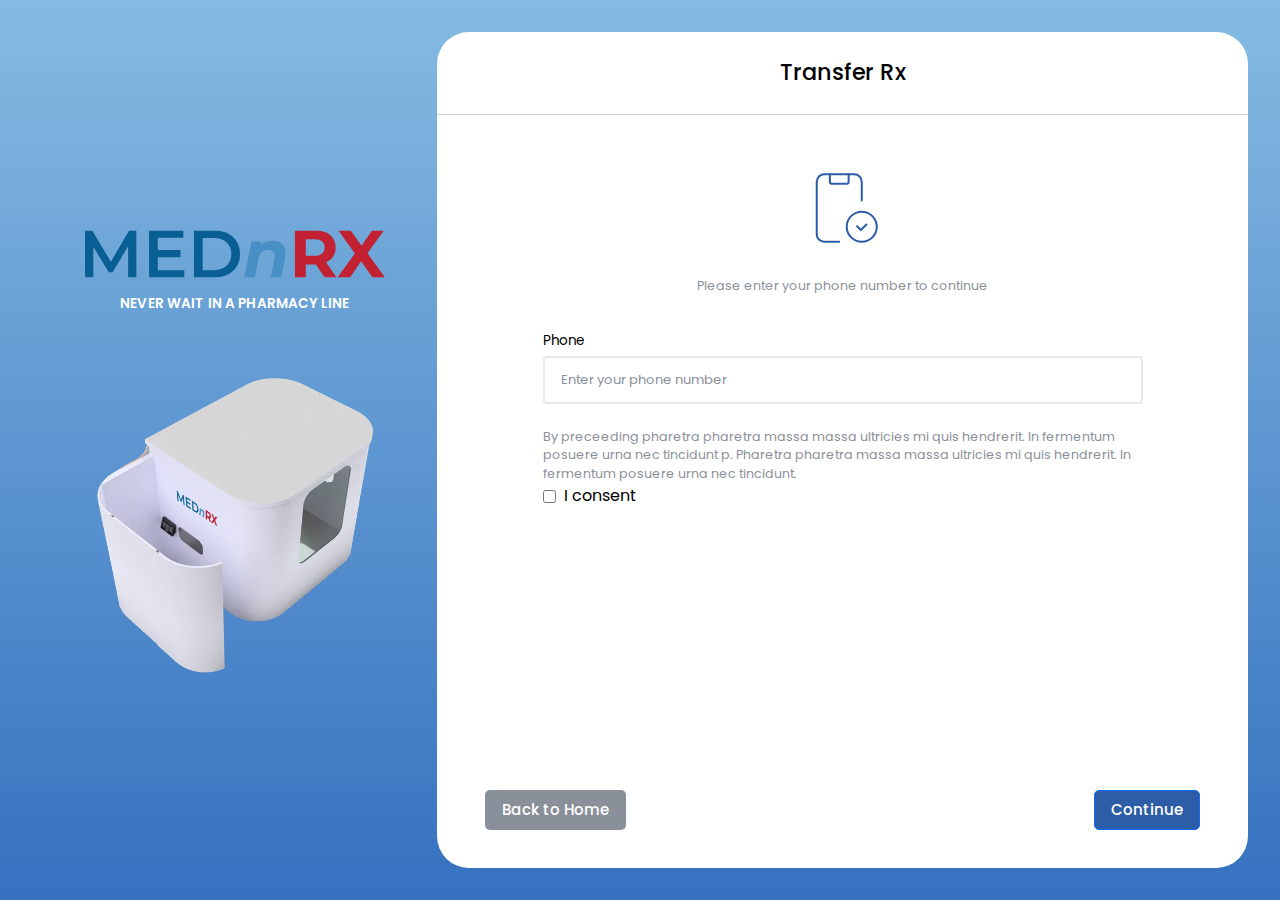
<file: index.html>
<!DOCTYPE html>
<html lang="en">

<head>
    <meta charset="UTF-8">
    <meta name="viewport" content="width=device-width, initial-scale=1.0">
    <title>Document</title>
    <!-- bootstarp css -->
    <link rel="stylesheet" href="./css/bootstrap.min.css">
    <!-- font css -->
    <link rel="stylesheet" href="./fonts/font.css">
    <!-- style css -->
    <link rel="stylesheet" href="./css/style.css">
</head>

<body>

    <main>
        <section class="transfer">
            <div
                class="transfer-wrapper gap-0 h-100 d-flex flex-lg-row flex-column align-items-center justify-content-center">
                <div
                    class="com-logo col-12 col-lg-4 gap-5 d-flex align-items-center justify-content-center flex-column column-gap-3">
                    <div class="logo d-flex flex-column align-items-center justify-content-center gap-2">
                        <img src="./img/logo.svg" alt="logo">
                        <p>NEVER WAIT IN A PHARMACY LINE</p>
                    </div>
                    <div class="com-img d-none d-lg-block">
                        <img src="./img/mednrx.png" alt="mednrx">
                    </div>
                </div>

                <div class="transfer-box h-100 col-lg-8 col-12 bg-white pb-5 active">
                    <div class="com-title text-center py-lg-4 px-3 py-3 ">
                        <h1>Transfer Rx</h1>
                    </div>
                    <div class="transfer-content">
                        <div class="transfer-content-box py-5 d-flex flex-column gap-4 ">
                            <img src="./img/checkbar.svg" alt="checkbar">
                            <div class="check-text main text-center">
                                <p>Please enter your phone number to continue</p>
                            </div>
                            <form action="" class="d-flex flex-column gap-4 text-left">
                                <div class="i-fild d-flex flex-column gap-1 text-left align-items-start w-100">
                                    <label for="">Phone</label>
                                    <input type="tel" name="" placeholder="Enter your phone number" id="">
                                </div>
                                <div class="check-text">
                                    <div class="text">
                                        <p>By preceeding pharetra pharetra massa massa ultricies mi quis hendrerit. In
                                            fermentum posuere urna nec tincidunt p. Pharetra pharetra massa massa
                                            ultricies
                                            mi quis hendrerit. In fermentum posuere urna nec tincidunt.</p>
                                    </div>
                                    <div class="check-box d-flex align-items-center">
                                        <input type="checkbox" name="" id="">
                                        <span>I consent</span>
                                    </div>
                                </div>
                            </form>

                        </div>
                    </div>
                    <div
                        class="com-btn d-flex align-items-center justify-content-between px-lg-5 px-3 flex-sm-row flex-column-reverse gap-2">
                        <div class="back-btn">
                            <a href="#" aria-label="" class="btn btn-gray">Back to Home</a>
                        </div>
                        <div class="next-btn">
                            <a href="#" aria-label="" class="btn btn-primary">Continue</a>
                        </div>
                    </div>
                </div>

                <div class="transfer-box h-100 col-lg-8 col-12 bg-white pb-5">
                    <div class="com-title text-center py-lg-4 px-3 py-3 ">
                        <h1>OTP Verification</h1>
                    </div>
                    <div class="transfer-content">
                        <div class="transfer-content-box py-5 d-flex flex-column gap-4 ">
                            <img src="./img/OTP.svg" alt="otp Verification">
                            <div class="check-text main text-center">
                                <p>We have sent a 6-digit verification code to your registered phone number, Please
                                    enter it below</p>
                            </div>
                            <form action="" class="d-flex flex-column gap-4 text-left">
                                <div class="otp-input d-flex align-items-center gap-lg-3 gap-2 mx-auto">
                                    <input type="text" maxlength="1" required>
                                    <input type="text" maxlength="1" required>
                                    <input type="text" maxlength="1" required>
                                    <input type="text" maxlength="1" required>
                                    <input type="text" maxlength="1" required>
                                    <input type="text" maxlength="1" required>
                                </div>
                                <div
                                    class="otp-text d-flex align-items-center justify-content-center gap-2 flex-column main">
                                    <p>Didn’t receive the code?</p>
                                    <a href="#" aria-label=""> Resend Code</a>
                                </div>

                            </form>
                        </div>
                    </div>
                    <div
                        class="com-btn d-flex align-items-center justify-content-between px-lg-5 px-3 flex-sm-row flex-column-reverse gap-2">
                        <div class="back-btn">
                            <a href="#" aria-label="" class="btn btn-gray">Back to Home</a>
                        </div>
                        <div class="next-btn">
                            <a href="#" aria-label="" class="btn btn-primary">Verify</a>
                        </div>
                    </div>
                </div>

                <div class="transfer-box h-100 col-lg-8 col-12 bg-white pb-5">
                    <div class="com-title text-center py-lg-4 px-3 py-3 ">
                        <h1>Patient Information</h1>
                    </div>
                    <div class="transfer-content">
                        <div class="transfer-steps d-flex align-items-start flex-lg-row flex-column">
                            <div class="side-step py-5 px-3 d-lg-flex d-none flex-column ">
                                <div
                                    class="step main position-relative active d-flex flex-column gap-2 align-items-center justify-content-center">
                                    <div class="img">
                                        <img src="./img/face.svg" alt="face">
                                    </div>
                                    <p>Patient Info</p>
                                </div>
                                <div
                                    class="step main position-relative  d-flex flex-column gap-2 align-items-center justify-content-center">
                                    <div class="img">
                                        <img src="./img/pharmcy.svg" alt="pharmcy">
                                    </div>
                                    <p>Pharmacy Info</p>
                                </div>
                                <div
                                    class="step main position-relative  d-flex flex-column gap-2 align-items-center justify-content-center">
                                    <div class="img">
                                        <img src="./img/Prescription.svg" alt="Prescription">
                                    </div>
                                    <p>Prescription Info</p>
                                </div>
                                <div
                                    class="step main position-relative  d-flex flex-column gap-2 align-items-center justify-content-center">
                                    <div class="img">
                                        <img src="./img/verify.svg" alt="verification">
                                    </div>
                                    <p>Verify & Preview</p>
                                </div>
                            </div>
                            <div class="side-step-content p-sm-5 p-4">
                                <div class="d-block d-lg-none">
                                    <p>Please fill out the details below</p>
                                </div>
                                <form action="" class="d-flex flex-column gap-sm-4 gap-3 text-left">
                                    <div class="i-filds d-flex gap-sm-4 gap-3 flex-column flex-sm-row">
                                        <div class="i-fild d-flex flex-column gap-1 text-left align-items-start w-100">
                                            <label for="">Full name</label>
                                            <input type="text" name="" placeholder="Enter your full name" id="">
                                        </div>
                                        <div class="i-fild d-flex flex-column gap-1 text-left align-items-start w-100">
                                            <label for="">DOB</label>
                                            <input type="date" name="" placeholder="mm/dd/yyyy" id="">
                                        </div>
                                    </div>
                                    <div class="i-filds d-flex gap-sm-4 gap-3 flex-column flex-sm-row">
                                        <div class="i-fild d-flex flex-column gap-1 text-left align-items-start w-100">
                                            <label for="">Phone/ Email</label>
                                            <input type="text" name="" placeholder="Enter your email or phone number"
                                                id="">
                                        </div>
                                        <div class="i-fild d-flex flex-column gap-1 text-left align-items-start w-100">
                                            <label for="">Gender</label>
                                            <select name="Gender" id="">
                                                <option value="">Select</option>
                                                <option value="male">Male</option>
                                                <option value="female">Female</option>
                                                <option value="other">Other</option>
                                            </select>
                                        </div>
                                    </div>
                                    <div class="i-fild d-flex flex-column gap-1 text-left align-items-start w-100">
                                        <label for="">Address</label>
                                        <input type="text" name="" placeholder="Enter your address" id="">
                                    </div>
                                    <div class="i-fild d-flex flex-column gap-1 text-left align-items-start w-100">
                                        <label for="">Zipcode</label>
                                        <input type="text" name="" placeholder="Enter zipcode" id="">
                                    </div>
                                    <div class="i-filds d-flex gap-sm-4 gap-3 flex-column flex-sm-row">
                                        <div class="i-fild d-flex flex-column gap-1 text-left align-items-start w-100">
                                            <label for="">City</label>
                                            <input type="text" name="" placeholder="Enter city" id="">
                                        </div>
                                        <div class="i-fild d-flex flex-column gap-1 text-left align-items-start w-100">
                                            <label for="">State</label>
                                            <select id="state" required>
                                                <option value="">Select state</option>
                                                <option value="California">California</option>
                                                <option value="Texas">Texas</option>
                                                <option value="Florida">Florida</option>
                                                <option value="New York">New York</option>
                                                <option value="Illinois">Illinois</option>
                                            </select>
                                        </div>
                                    </div>
                                </form>
                            </div>
                        </div>
                    </div>
                    <div
                        class="com-btn d-flex align-items-center justify-content-between px-lg-5 px-3 flex-sm-row flex-column-reverse gap-2">
                        <div class="back-btn">
                            <a href="#" aria-label="" class="btn btn-gray">Back to Home</a>
                        </div>
                        <div class="next-btn">
                            <a href="#" aria-label="" class="btn btn-primary">Next</a>
                        </div>
                    </div>
                </div>

                <div class="transfer-box h-100 col-lg-8 col-12 bg-white pb-5">
                    <div class="com-title text-center py-lg-4 px-3 py-3 ">
                        <h1>Pharmacy Information</h1>
                    </div>
                    <div class="transfer-content">
                        <div class="transfer-steps d-flex align-items-start flex-lg-row flex-column">
                            <div class="side-step py-5 px-3 d-lg-flex d-none flex-column ">
                                <div
                                    class="step main position-relative complet d-flex flex-column gap-2 align-items-center justify-content-center">
                                    <div class="img">
                                        <img src="./img/face.svg" alt="face">
                                    </div>
                                    <p>Patient Info</p>
                                </div>
                                <div
                                    class="step main position-relative active d-flex flex-column gap-2 align-items-center justify-content-center">
                                    <div class="img">
                                        <img src="./img/pharmacy_1.svg" alt="pharmcy">
                                    </div>
                                    <p>Pharmacy Info</p>
                                </div>
                                <div
                                    class="step main position-relative  d-flex flex-column gap-2 align-items-center justify-content-center">
                                    <div class="img">
                                        <img src="./img/Prescription.svg" alt="Prescription">
                                    </div>
                                    <p>Prescription Info</p>
                                </div>
                                <div
                                    class="step main position-relative  d-flex flex-column gap-2 align-items-center justify-content-center">
                                    <div class="img">
                                        <img src="./img/verify.svg" alt="verification">
                                    </div>
                                    <p>Verify & Preview</p>
                                </div>
                            </div>
                            <div class="side-step-content p-sm-5 p-4">
                                <div class="text gray">
                                    <p>Pharmacy you want to transfer prescription from ?</p>
                                </div>
                                <form action="" class="d-flex flex-column gap-sm-4 gap-3 text-left">

                                    <div class="i-fild d-flex flex-column gap-1 text-left align-items-start w-100">
                                        <label for="">Name of existing pharmacy</label>
                                        <input type="text" name="" placeholder="Enter here" id="">
                                    </div>
                                    <div class="i-fild d-flex flex-column gap-1 text-left align-items-start w-100">
                                        <label for="">Search by Zip or City and State </label>
                                        <div class="i-search d-flex gap-3 w-100 flex-sm-row flex-column">
                                            <input type="text" name="" placeholder="Enter here" id="">
                                            <button type="button">Search </button>
                                        </div>
                                        <div class="dm-text d-sm-block d-none">
                                            <p>Example : Boston, MA</p>
                                        </div>
                                    </div>

                                </form>
                            </div>
                        </div>
                    </div>
                    <div
                        class="com-btn d-flex align-items-center justify-content-between px-lg-5 px-3 flex-sm-row flex-column-reverse gap-2">
                        <div class="back-btn">
                            <a href="#" aria-label="" class="btn btn-gray">Back to Home</a>
                        </div>
                        <div class="next-btn">
                            <a href="#" aria-label="" class="btn btn-primary">Next</a>
                        </div>
                    </div>
                </div>

                <div class="transfer-box h-100 col-lg-8 col-12 bg-white pb-5">
                    <div class="com-title text-center py-lg-4 px-3 py-3 ">
                        <h1>Pharmacy Information</h1>
                    </div>
                    <div class="transfer-content">
                        <div class="transfer-steps d-flex align-items-start flex-lg-row flex-column">
                            <div class="side-step py-5 px-3 d-lg-flex d-none flex-column ">
                                <div
                                    class="step main position-relative complet d-flex flex-column gap-2 align-items-center justify-content-center">
                                    <div class="img">
                                        <img src="./img/face.svg" alt="face">
                                    </div>
                                    <p>Patient Info</p>
                                </div>
                                <div
                                    class="step main position-relative active d-flex flex-column gap-2 align-items-center justify-content-center">
                                    <div class="img">
                                        <img src="./img/pharmacy_1.svg" alt="pharmcy">
                                    </div>
                                    <p>Pharmacy Info</p>
                                </div>
                                <div
                                    class="step main position-relative  d-flex flex-column gap-2 align-items-center justify-content-center">
                                    <div class="img">
                                        <img src="./img/Prescription.svg" alt="Prescription">
                                    </div>
                                    <p>Prescription Info</p>
                                </div>
                                <div
                                    class="step main position-relative  d-flex flex-column gap-2 align-items-center justify-content-center">
                                    <div class="img">
                                        <img src="./img/verify.svg" alt="verification">
                                    </div>
                                    <p>Verify & Preview</p>
                                </div>
                            </div>
                            <div class="side-step-content p-sm-5 p-4 d-flex flex-column gap-3">
                                <form action="">
                                    <div class="i-fild">
                                        <input type="search" name="" id="" placeholder="Search pharmacies...">
                                    </div>
                                </form>
                                <div class="pharmacy-boxs d-flex flex-column gap-2">
                                    <div class="pharmacy-box py-3 px-4 d-flex align-items-center gap-4">
                                        <div class="pha-brand d-none d-sm-block">
                                            <img src="./img/branding-1.svg" alt="branding-1">
                                        </div>
                                        <div
                                            class="pha-details w-100 d-flex align-sm-items-center align-items-end gap-2">
                                            <div class="pha-detail w-100 d-flex flex-column gap-2">
                                                <div class="pha-ti d-flex align-items-center gap-2">
                                                    <div class="img d-block d-sm-none">
                                                        <img src="./img/branding-1.svg" alt="branding-1">
                                                    </div>
                                                    <p>Walgreen pharmacies</p>
                                                </div>
                                                <div class="pha-icon-text d-flex align-items-center gap-2">
                                                    <svg width="16" height="20" viewBox="0 0 16 20" fill="none"
                                                        xmlns="http://www.w3.org/2000/svg">
                                                        <path opacity="0.4"
                                                            d="M7.99992 10.953C9.14867 10.953 10.0799 10.0217 10.0799 8.87297C10.0799 7.72422 9.14867 6.79297 7.99992 6.79297C6.85117 6.79297 5.91992 7.72422 5.91992 8.87297C5.91992 10.0217 6.85117 10.953 7.99992 10.953Z"
                                                            stroke="#292D43" stroke-width="1.5" />
                                                        <path
                                                            d="M2.41379 7.65968C3.72712 1.88634 12.2805 1.89301 13.5871 7.66634C14.3538 11.053 12.2471 13.9197 10.4005 15.693C9.06046 16.9863 6.94046 16.9863 5.59379 15.693C3.75379 13.9197 1.64712 11.0463 2.41379 7.65968Z"
                                                            stroke="#292D43" />
                                                    </svg>
                                                    <p>2972 Westheimer Rd. Santa Ana, Illinois 85486 </p>
                                                </div>
                                                <div class="pha-icon-text d-flex align-items-center gap-2">
                                                    <svg width="16" height="16" viewBox="0 0 16 16" fill="none"
                                                        xmlns="http://www.w3.org/2000/svg">
                                                        <path opacity="0.4" d="M8 14.6663V13.333" stroke="#292D43"
                                                            stroke-linecap="round" stroke-linejoin="round" />
                                                        <path opacity="0.4" d="M8 12.0003V10.667" stroke="#292D43"
                                                            stroke-linecap="round" stroke-linejoin="round" />
                                                        <path
                                                            d="M8 9.33366V7.33366C8 4.75366 10.0867 2.66699 12.6667 2.66699H14.6667"
                                                            stroke="#292D43" stroke-linecap="round"
                                                            stroke-linejoin="round" />
                                                        <path
                                                            d="M1.33301 2.66699H3.33301C5.91301 2.66699 7.99967 4.75366 7.99967 7.33366V8.00033V9.33366"
                                                            stroke="#292D43" stroke-linecap="round"
                                                            stroke-linejoin="round" />
                                                        <path d="M2.66634 1.33301L1.33301 2.66634L2.66634 3.99967"
                                                            stroke="#292D43" stroke-linecap="round"
                                                            stroke-linejoin="round" />
                                                        <path d="M13.333 1.33301L14.6663 2.66634L13.333 3.99967"
                                                            stroke="#292D43" stroke-linecap="round"
                                                            stroke-linejoin="round" />
                                                    </svg>
                                                    <p>2.2 km away</p>
                                                </div>
                                            </div>
                                            <a href="#" class="ph-btn" aria-label="">Set</a>
                                        </div>
                                    </div>
                                    <div class="pharmacy-box py-3 px-4 d-flex align-items-center gap-4">
                                        <div class="pha-brand d-none d-sm-block">
                                            <img src="./img/branding-2.svg" alt="branding-1">
                                        </div>
                                        <div
                                            class="pha-details w-100 d-flex align-sm-items-center align-items-end gap-2">
                                            <div class="pha-detail w-100 d-flex flex-column gap-2">
                                                <div class="pha-ti d-flex align-items-center gap-2">
                                                    <div class="img d-block d-sm-none">
                                                        <img src="./img/branding-2.svg" alt="branding-1">
                                                    </div>
                                                    <p>Abdin pharmacies</p>
                                                </div>
                                                <div class="pha-icon-text d-flex align-items-center gap-2">
                                                    <svg width="16" height="20" viewBox="0 0 16 20" fill="none"
                                                        xmlns="http://www.w3.org/2000/svg">
                                                        <path opacity="0.4"
                                                            d="M7.99992 10.953C9.14867 10.953 10.0799 10.0217 10.0799 8.87297C10.0799 7.72422 9.14867 6.79297 7.99992 6.79297C6.85117 6.79297 5.91992 7.72422 5.91992 8.87297C5.91992 10.0217 6.85117 10.953 7.99992 10.953Z"
                                                            stroke="#292D43" stroke-width="1.5" />
                                                        <path
                                                            d="M2.41379 7.65968C3.72712 1.88634 12.2805 1.89301 13.5871 7.66634C14.3538 11.053 12.2471 13.9197 10.4005 15.693C9.06046 16.9863 6.94046 16.9863 5.59379 15.693C3.75379 13.9197 1.64712 11.0463 2.41379 7.65968Z"
                                                            stroke="#292D43" />
                                                    </svg>
                                                    <p>2972 Westheimer Rd. Santa Ana, Illinois 85486 </p>
                                                </div>
                                                <div class="pha-icon-text d-flex align-items-center gap-2">
                                                    <svg width="16" height="16" viewBox="0 0 16 16" fill="none"
                                                        xmlns="http://www.w3.org/2000/svg">
                                                        <path opacity="0.4" d="M8 14.6663V13.333" stroke="#292D43"
                                                            stroke-linecap="round" stroke-linejoin="round" />
                                                        <path opacity="0.4" d="M8 12.0003V10.667" stroke="#292D43"
                                                            stroke-linecap="round" stroke-linejoin="round" />
                                                        <path
                                                            d="M8 9.33366V7.33366C8 4.75366 10.0867 2.66699 12.6667 2.66699H14.6667"
                                                            stroke="#292D43" stroke-linecap="round"
                                                            stroke-linejoin="round" />
                                                        <path
                                                            d="M1.33301 2.66699H3.33301C5.91301 2.66699 7.99967 4.75366 7.99967 7.33366V8.00033V9.33366"
                                                            stroke="#292D43" stroke-linecap="round"
                                                            stroke-linejoin="round" />
                                                        <path d="M2.66634 1.33301L1.33301 2.66634L2.66634 3.99967"
                                                            stroke="#292D43" stroke-linecap="round"
                                                            stroke-linejoin="round" />
                                                        <path d="M13.333 1.33301L14.6663 2.66634L13.333 3.99967"
                                                            stroke="#292D43" stroke-linecap="round"
                                                            stroke-linejoin="round" />
                                                    </svg>
                                                    <p>2.2 km away</p>
                                                </div>
                                            </div>
                                            <a href="#" class="ph-btn" aria-label="">Set</a>
                                        </div>
                                    </div>
                                </div>
                            </div>
                        </div>
                    </div>
                    <div
                        class="com-btn d-flex align-items-center justify-content-between px-lg-5 px-3 flex-sm-row flex-column-reverse gap-2">
                        <div class="back-btn">
                            <a href="#" aria-label="" class="btn btn-gray">Back to Home</a>
                        </div>
                        <div class="next-btn">
                            <a href="#" aria-label="" class="btn btn-primary">Next</a>
                        </div>
                    </div>
                </div>

                <div class="transfer-box h-100 col-lg-8 col-12 bg-white pb-5">
                    <div class="com-title text-center py-lg-4 px-3 py-3 ">
                        <h1>Prescription Information</h1>
                    </div>
                    <div class="transfer-content">
                        <div class="transfer-steps d-flex align-items-start flex-lg-row flex-column">
                            <div class="side-step py-5 px-3 d-lg-flex d-none flex-column ">
                                <div
                                    class="step main position-relative complet d-flex flex-column gap-2 align-items-center justify-content-center">
                                    <div class="img">
                                        <img src="./img/face.svg" alt="face">
                                    </div>
                                    <p>Patient Info</p>
                                </div>
                                <div
                                    class="step main position-relative complet d-flex flex-column gap-2 align-items-center justify-content-center">
                                    <div class="img">
                                        <img src="./img/pharmacy_1.svg" alt="pharmcy">
                                    </div>
                                    <p>Pharmacy Info</p>
                                </div>
                                <div
                                    class="step main position-relative active d-flex flex-column gap-2 align-items-center justify-content-center">
                                    <div class="img">
                                        <img src="./img/Prescription_1.svg" alt="Prescription">
                                    </div>
                                    <p>Prescription Info</p>
                                </div>
                                <div
                                    class="step main position-relative  d-flex flex-column gap-2 align-items-center justify-content-center">
                                    <div class="img">
                                        <img src="./img/verify.svg" alt="verification">
                                    </div>
                                    <p>Verify & Preview</p>
                                </div>
                            </div>
                            <div class="side-step-content p-sm-5 p-4 ">
                                <div class="text gray">
                                    <p>Pharmacy you want to transfer prescription from ?</p>
                                </div>
                                <form action="" class="d-flex flex-column gap-4">
                                    <div id="input-container" class="d-flex flex-column gap-4">
                                        <div class="input-row  d-flex gap-sm-4 gap-3 w-100 align-items-center">
                                            <div class="i-filds d-flex gap-sm-4 gap-3 flex-column flex-sm-row w-100 ">
                                                <div
                                                    class="i-fild d-flex flex-column gap-1 text-left align-items-start w-100">
                                                    <select name="" id="">
                                                        <option value="">Amlodipine 10 mg tablet</option>
                                                        <option value="">Amlodipine 10 mg tablet</option>
                                                        <option value="">Amlodipine 10 mg tablet</option>
                                                        <option value="">Amlodipine 10 mg tablet</option>
                                                    </select>
                                                </div>
                                                <div
                                                    class="i-fild d-flex flex-column gap-1 text-left align-items-start w-100">
                                                    <input type="number" name="" value="987658" id="">
                                                </div>
                                            </div>
                                            <span class="close" onclick="removeInputRow(this)">
                                                <svg width="24" height="24" viewBox="0 0 24 24" fill="none"
                                                    xmlns="http://www.w3.org/2000/svg">
                                                    <path fill-rule="evenodd" clip-rule="evenodd"
                                                        d="M7.6643 8.76562C8.85005 9.95156 9.83073 10.9219 9.84362 10.9219C9.85651 10.9219 8.89693 9.95156 7.71118 8.76562C6.52543 7.57969 5.54476 6.60938 5.53187 6.60938C5.51898 6.60938 6.47855 7.57969 7.6643 8.76562ZM14.4129 10.6523L14.1331 10.9453L14.426 10.6655C14.6982 10.4056 14.7405 10.3594 14.7058 10.3594C14.6986 10.3594 14.5667 10.4912 14.4129 10.6523ZM10.3831 11.4844C10.6658 11.768 10.9076 12 10.9205 12C10.9334 12 10.7126 11.768 10.4299 11.4844C10.1472 11.2008 9.90535 10.9688 9.89246 10.9688C9.87957 10.9688 10.1004 11.2008 10.3831 11.4844ZM13.5698 11.4961L13.0549 12.0234L13.5823 11.5086C14.0721 11.0304 14.1309 10.9688 14.0971 10.9688C14.0902 10.9688 13.8529 11.2061 13.5698 11.4961ZM9.79693 15.2695L7.61743 17.4609L9.80884 15.2814L12.0002 13.1019L14.1916 15.2814L16.3831 17.4609L14.2036 15.2695C13.0048 14.0643 12.0133 13.0781 12.0002 13.0781C11.9872 13.0781 10.9957 14.0643 9.79693 15.2695Z"
                                                        fill="#403C3C"></path>
                                                    <path fill-rule="evenodd" clip-rule="evenodd"
                                                        d="M5.86948 5.33013C5.70228 5.36219 5.40748 5.67358 5.34453 5.88466C5.22195 6.29543 5.13195 6.18893 8.15511 9.21086L10.9218 11.9764L8.2108 14.6952C6.71975 16.1906 5.46626 17.469 5.42525 17.5361C5.29409 17.7506 5.27905 17.9698 5.38001 18.1944C5.5789 18.6369 6.00762 18.8002 6.416 18.589C6.4962 18.5475 7.78578 17.2853 9.28179 15.7841L12.0018 13.0547L14.7194 15.7877C16.7947 17.8746 17.4858 18.5422 17.643 18.6117C18.212 18.8634 18.8183 18.3283 18.657 17.7168C18.6069 17.5272 18.3456 17.2511 15.8413 14.7422L13.0809 11.9765L15.7572 9.33011C17.2291 7.87455 18.4821 6.60893 18.5415 6.51761C18.7343 6.22104 18.7137 5.8294 18.4923 5.58433C18.2802 5.34954 18.0095 5.26582 17.7149 5.34391C17.5281 5.39341 17.2388 5.6674 14.754 8.14732L12.0001 10.8958L9.24617 8.15116C6.21879 5.13396 6.34465 5.2391 5.86948 5.33013Z"
                                                        fill="#AF293C"></path>
                                                </svg>
                                            </span>
                                        </div>
                                        <div class="input-row  d-flex gap-sm-4 gap-3 w-100 align-items-center">
                                            <div class="i-filds d-flex gap-sm-4 gap-3 flex-column flex-sm-row w-100 ">
                                                <div
                                                    class="i-fild d-flex flex-column gap-1 text-left align-items-start w-100">
                                                    <select name="" id="">
                                                        <option value="">Tynelol</option>
                                                        <option value="">Tynelol</option>
                                                        <option value="">Tynelol</option>
                                                        <option value="">Tynelol</option>
                                                    </select>
                                                </div>
                                                <div
                                                    class="i-fild d-flex flex-column gap-1 text-left align-items-start w-100">
                                                    <input type="number" name="" value="987658" id="">
                                                </div>
                                            </div>
                                            <span class="close" onclick="removeInputRow(this)">
                                                <svg width="24" height="24" viewBox="0 0 24 24" fill="none"
                                                    xmlns="http://www.w3.org/2000/svg">
                                                    <path fill-rule="evenodd" clip-rule="evenodd"
                                                        d="M7.6643 8.76562C8.85005 9.95156 9.83073 10.9219 9.84362 10.9219C9.85651 10.9219 8.89693 9.95156 7.71118 8.76562C6.52543 7.57969 5.54476 6.60938 5.53187 6.60938C5.51898 6.60938 6.47855 7.57969 7.6643 8.76562ZM14.4129 10.6523L14.1331 10.9453L14.426 10.6655C14.6982 10.4056 14.7405 10.3594 14.7058 10.3594C14.6986 10.3594 14.5667 10.4912 14.4129 10.6523ZM10.3831 11.4844C10.6658 11.768 10.9076 12 10.9205 12C10.9334 12 10.7126 11.768 10.4299 11.4844C10.1472 11.2008 9.90535 10.9688 9.89246 10.9688C9.87957 10.9688 10.1004 11.2008 10.3831 11.4844ZM13.5698 11.4961L13.0549 12.0234L13.5823 11.5086C14.0721 11.0304 14.1309 10.9688 14.0971 10.9688C14.0902 10.9688 13.8529 11.2061 13.5698 11.4961ZM9.79693 15.2695L7.61743 17.4609L9.80884 15.2814L12.0002 13.1019L14.1916 15.2814L16.3831 17.4609L14.2036 15.2695C13.0048 14.0643 12.0133 13.0781 12.0002 13.0781C11.9872 13.0781 10.9957 14.0643 9.79693 15.2695Z"
                                                        fill="#403C3C"></path>
                                                    <path fill-rule="evenodd" clip-rule="evenodd"
                                                        d="M5.86948 5.33013C5.70228 5.36219 5.40748 5.67358 5.34453 5.88466C5.22195 6.29543 5.13195 6.18893 8.15511 9.21086L10.9218 11.9764L8.2108 14.6952C6.71975 16.1906 5.46626 17.469 5.42525 17.5361C5.29409 17.7506 5.27905 17.9698 5.38001 18.1944C5.5789 18.6369 6.00762 18.8002 6.416 18.589C6.4962 18.5475 7.78578 17.2853 9.28179 15.7841L12.0018 13.0547L14.7194 15.7877C16.7947 17.8746 17.4858 18.5422 17.643 18.6117C18.212 18.8634 18.8183 18.3283 18.657 17.7168C18.6069 17.5272 18.3456 17.2511 15.8413 14.7422L13.0809 11.9765L15.7572 9.33011C17.2291 7.87455 18.4821 6.60893 18.5415 6.51761C18.7343 6.22104 18.7137 5.8294 18.4923 5.58433C18.2802 5.34954 18.0095 5.26582 17.7149 5.34391C17.5281 5.39341 17.2388 5.6674 14.754 8.14732L12.0001 10.8958L9.24617 8.15116C6.21879 5.13396 6.34465 5.2391 5.86948 5.33013Z"
                                                        fill="#AF293C"></path>
                                                </svg>
                                            </span>
                                        </div>
                                    </div>
                                    <a href="#" aria-label="" id="add-row">Add more <svg width="20" height="20"
                                            viewBox="0 0 20 20" fill="none" xmlns="http://www.w3.org/2000/svg">
                                            <path
                                                d="M10 2.5C14.1425 2.5 17.5 5.8575 17.5 10C17.5 14.1425 14.1425 17.5 10 17.5"
                                                stroke="#2D5DA6" stroke-width="1.5" stroke-linecap="round"
                                                stroke-linejoin="round" />
                                            <path d="M7.43782 17.0407C6.60782 16.7382 5.84449 16.2998 5.18115 15.7432"
                                                stroke="#2D5DA6" stroke-width="1.5" stroke-linecap="round"
                                                stroke-linejoin="round" />
                                            <path d="M5.18115 4.25648C5.84449 3.69898 6.60782 3.26065 7.43782 2.95898"
                                                stroke="#2D5DA6" stroke-width="1.5" stroke-linecap="round"
                                                stroke-linejoin="round" />
                                            <path d="M2.62012 8.69876C2.77428 7.82126 3.07928 6.9971 3.50928 6.25293"
                                                stroke="#2D5DA6" stroke-width="1.5" stroke-linecap="round"
                                                stroke-linejoin="round" />
                                            <path d="M2.62012 11.3008C2.77428 12.1783 3.07928 13.0024 3.50928 13.7466"
                                                stroke="#2D5DA6" stroke-width="1.5" stroke-linecap="round"
                                                stroke-linejoin="round" />
                                            <path d="M10.0002 8.05859V11.9419" stroke="#2D5DA6" stroke-width="1.5"
                                                stroke-linecap="round" stroke-linejoin="round" />
                                            <path d="M11.9419 9.99967H8.05859" stroke="#2D5DA6" stroke-width="1.5"
                                                stroke-linecap="round" stroke-linejoin="round" />
                                        </svg>
                                    </a>
                                </form>
                            </div>
                        </div>
                    </div>
                    <div
                        class="com-btn d-flex align-items-center justify-content-between px-lg-5 px-3 flex-sm-row flex-column-reverse gap-2">
                        <div class="back-btn">
                            <a href="#" aria-label="" class="btn btn-gray">Back to Home</a>
                        </div>
                        <div class="next-btn">
                            <a href="#" aria-label="" class="btn btn-primary">Next</a>
                        </div>
                    </div>
                </div>

                <div class="transfer-box h-100 col-lg-8 col-12 bg-white pb-5">
                    <div class="com-title text-center py-lg-4 px-3 py-3 ">
                        <h1>Prescription Information</h1>
                    </div>
                    <div class="transfer-content">
                        <div class="transfer-steps d-flex align-items-start flex-lg-row flex-column">
                            <div class="side-step py-5 px-3 d-lg-flex d-none flex-column ">
                                <div
                                    class="step main position-relative complet d-flex flex-column gap-2 align-items-center justify-content-center">
                                    <div class="img">
                                        <img src="./img/face.svg" alt="face">
                                    </div>
                                    <p>Patient Info</p>
                                </div>
                                <div
                                    class="step main position-relative complet d-flex flex-column gap-2 align-items-center justify-content-center">
                                    <div class="img">
                                        <img src="./img/pharmacy_1.svg" alt="pharmcy">
                                    </div>
                                    <p>Pharmacy Info</p>
                                </div>
                                <div
                                    class="step main position-relative complet d-flex flex-column gap-2 align-items-center justify-content-center">
                                    <div class="img">
                                        <img src="./img/Prescription_1.svg" alt="Prescription">
                                    </div>
                                    <p>Prescription Info</p>
                                </div>
                                <div
                                    class="step main position-relative active d-flex flex-column gap-2 align-items-center justify-content-center">
                                    <div class="img">
                                        <img src="./img/verify_1.svg" alt="verification">
                                    </div>
                                    <p>Verify & Preview</p>
                                </div>
                            </div>
                            <div class="side-step-content p-sm-5 p-4 d-flex flex-column gap-4 ">
                                <div class="verify-boxs d-flex align-items-stretch gap-3 flex-wrap">
                                    <div class="verify-box d-flex flex-column gap-3">
                                        <div class="verify-title d-flex gap-2 align-items-center">
                                            <p>Patient Information</p>
                                            <div class="verify-tag d-flex align-items-center gap-1"><svg width="16"
                                                    height="16" viewBox="0 0 16 16" fill="none"
                                                    xmlns="http://www.w3.org/2000/svg">
                                                    <path
                                                        d="M4.49 8.21462C4.36964 8.08661 4.20361 8.01129 4.02801 8.00505C3.85241 7.9988 3.68145 8.06213 3.55229 8.18127C3.42314 8.30041 3.34624 8.46571 3.33832 8.64124C3.33041 8.81677 3.3921 8.98833 3.51 9.11862L5.918 11.7313C6.276 12.082 6.80934 12.082 7.14067 11.7513L7.38334 11.512C8.25969 10.6501 9.13502 9.78721 10.0093 8.92328L10.036 8.89662C10.8531 8.09133 11.666 7.28176 12.4747 6.46795C12.5955 6.34142 12.6618 6.17244 12.6592 5.99748C12.6565 5.82252 12.5852 5.65561 12.4606 5.53276C12.336 5.40991 12.1681 5.34097 11.9931 5.34082C11.8182 5.34067 11.6501 5.40932 11.5253 5.53195C10.7204 6.34151 9.91154 7.14707 9.09867 7.94862L9.072 7.97528C8.23418 8.80348 7.39529 9.63059 6.55534 10.4566L4.49 8.21462Z"
                                                        fill="#216E4E" />
                                                </svg>
                                                Verified</div>
                                        </div>
                                        <div class="verify-detil">
                                            <ul class="d-flex flex-column gap-3">
                                                <li><span>Name</span>
                                                    <span>: Jones Gray</span>
                                                </li>
                                                <li><span>DOB</span>
                                                    <span>: 01/01/2000</span>
                                                </li>
                                                <li><span>Email</span>
                                                    <span>: jgray@eomc.com</span>
                                                </li>
                                                <li><span>Phone</span>
                                                    <span>: 9773028714</span>
                                                </li>
                                            </ul>
                                        </div>
                                    </div>
                                    <div class="verify-box d-flex flex-column gap-3">
                                        <div class="verify-title d-flex gap-2 align-items-center">
                                            <p>Pharmacy Information</p>
                                        </div>
                                        <div class="verify-detil">
                                            <ul class="d-flex flex-column gap-3">
                                                <li><span>Pharmacy name</span>
                                                    <span>: Walgreen Co</span>
                                                </li>
                                                <li><span>Address</span>
                                                    <span>: 1901 Thornridge Cir. Shiloh, Hawaii 81063</span>
                                                </li>
                                            </ul>
                                        </div>
                                    </div>
                                </div>
                                <div class="verfiy-detail-table d-flex flex-column gap-2 d-sm-block d-none">
                                    <div class="verify-title d-flex gap-2 align-items-center">
                                        <p>Patient Information</p>
                                    </div>
                                    <div class="ver-table">
                                        <table>
                                            <thead>
                                                <tr>
                                                    <th>Prescription no.</th>
                                                    <th>Prescription date</th>
                                                    <th>Medication name</th>
                                                    <th>Frequency</th>
                                                    <th>Status</th>
                                                </tr>
                                            </thead>
                                            <tbody>
                                                <tr>
                                                    <td>0001</td>
                                                    <td>10/08/2023</td>
                                                    <td>Amlodipine</td>
                                                    <td>10mg tablet</td>
                                                    <td class="active">Active</td>
                                                </tr>
                                                <tr>
                                                    <td>0002</td>
                                                    <td>12/21/2023</td>
                                                    <td>Tynelol</td>
                                                    <td>5mg tablet</td>
                                                    <td>Completed</td>
                                                </tr>
                                            </tbody>
                                        </table>
                                    </div>
                                </div>

                                <div class="verfiy-detail-mobile d-flex flex-column gap-3 d-sm-none d-block">
                                    <div class="verify-title d-flex gap-2 align-items-center">
                                        <p>Patient Information</p>
                                    </div>
                                    <div class="verify-de-boxs d-flex flex-column gap-3">
                                        <div class="verify-de-box d-flex flex-column gap-3">
                                            <div class="verify-left d-flex align-items-center justify-content-between">
                                                <p>Amlodipine 10 mg tab</p>
                                                <p><span>Active</span></p>
                                            </div>
                                            <div class="verify-right d-flex align-items-center justify-content-between">
                                                <p>0001</p>
                                                <p>10/08/2023</p>
                                            </div>
                                        </div>
                                        <div class="verify-de-box d-flex flex-column gap-3">
                                            <div class="verify-left d-flex align-items-center justify-content-between">
                                                <p>Amlodipine 10 mg tab</p>
                                                <p>Completed</p>
                                            </div>
                                            <div class="verify-right d-flex align-items-center justify-content-between">
                                                <p>0001</p>
                                                <p>10/08/2023</p>
                                            </div>
                                        </div>
                                    </div>
                                </div>
                            </div>
                        </div>
                    </div>
                    <div
                        class="com-btn d-flex align-items-center justify-content-between px-lg-5 px-3 flex-sm-row flex-column-reverse gap-2">
                        <div class="back-btn">
                            <a href="#" aria-label="" class="btn btn-gray">Back to Home</a>
                        </div>
                        <div class="next-btn">
                            <a href="#" aria-label="" class="btn btn-primary">Next</a>
                        </div>
                    </div>
                </div>

                <div class="transfer-box h-100 col-lg-8 col-12 bg-white pb-5">
                    <div class="com-title text-center py-lg-4 px-3 py-3 ">
                        <h1>Prescription Information</h1>
                    </div>
                    <div class="transfer-content">
                        <div class="transfer-steps d-flex align-items-start flex-lg-row flex-column">
                            <div class="side-step py-5 px-3 d-lg-flex d-none flex-column ">
                                <div
                                    class="step main position-relative complet d-flex flex-column gap-2 align-items-center justify-content-center">
                                    <div class="img">
                                        <img src="./img/face.svg" alt="face">
                                    </div>
                                    <p>Patient Info</p>
                                </div>
                                <div
                                    class="step main position-relative complet d-flex flex-column gap-2 align-items-center justify-content-center">
                                    <div class="img">
                                        <img src="./img/pharmacy_1.svg" alt="pharmcy">
                                    </div>
                                    <p>Pharmacy Info</p>
                                </div>
                                <div
                                    class="step main position-relative complet d-flex flex-column gap-2 align-items-center justify-content-center">
                                    <div class="img">
                                        <img src="./img/Prescription_1.svg" alt="Prescription">
                                    </div>
                                    <p>Prescription Info</p>
                                </div>
                                <div
                                    class="step main position-relative active d-flex flex-column gap-2 align-items-center justify-content-center">
                                    <div class="img">
                                        <img src="./img/verify_1.svg" alt="verification">
                                    </div>
                                    <p>Verify & Preview</p>
                                </div>
                            </div>
                            <div class="side-step-content p-sm-5 p-4 d-flex flex-column gap-4 ">
                                <div class="verify-boxs d-flex align-items-stretch gap-3 flex-wrap">
                                    <div class="verify-box d-flex flex-column gap-3">
                                        <div class="verify-title d-flex gap-2 align-items-center">
                                            <p>Patient Information</p>
                                            <div class="verify-tag d-flex align-items-center gap-1"><svg width="16"
                                                    height="16" viewBox="0 0 16 16" fill="none"
                                                    xmlns="http://www.w3.org/2000/svg">
                                                    <path
                                                        d="M4.49 8.21462C4.36964 8.08661 4.20361 8.01129 4.02801 8.00505C3.85241 7.9988 3.68145 8.06213 3.55229 8.18127C3.42314 8.30041 3.34624 8.46571 3.33832 8.64124C3.33041 8.81677 3.3921 8.98833 3.51 9.11862L5.918 11.7313C6.276 12.082 6.80934 12.082 7.14067 11.7513L7.38334 11.512C8.25969 10.6501 9.13502 9.78721 10.0093 8.92328L10.036 8.89662C10.8531 8.09133 11.666 7.28176 12.4747 6.46795C12.5955 6.34142 12.6618 6.17244 12.6592 5.99748C12.6565 5.82252 12.5852 5.65561 12.4606 5.53276C12.336 5.40991 12.1681 5.34097 11.9931 5.34082C11.8182 5.34067 11.6501 5.40932 11.5253 5.53195C10.7204 6.34151 9.91154 7.14707 9.09867 7.94862L9.072 7.97528C8.23418 8.80348 7.39529 9.63059 6.55534 10.4566L4.49 8.21462Z"
                                                        fill="#216E4E" />
                                                </svg>
                                                Verified</div>

                                        </div>
                                        <div class="verify-detil">
                                            <ul class="d-flex flex-column gap-3">
                                                <li><span>Name</span>
                                                    <span>: Jones Gray</span>
                                                </li>
                                                <li><span>DOB</span>
                                                    <span>: 01/01/2000</span>
                                                </li>
                                                <li><span>Email</span>
                                                    <span>: jgray@eomc.com</span>
                                                </li>
                                                <li><span>Phone</span>
                                                    <span>: 9773028714</span>
                                                </li>
                                            </ul>
                                        </div>
                                        <a href="#" class="ph-btn" aria-label="">Verify </a>
                                    </div>
                                    <div class="verify-box d-flex flex-column gap-3">
                                        <div class="verify-title d-flex gap-2 align-items-center">
                                            <p>Pharmacy Information</p>
                                        </div>
                                        <div class="verify-detil">
                                            <ul class="d-flex flex-column gap-3">
                                                <li><span>Pharmacy name</span>
                                                    <span>: Walgreen Co</span>
                                                </li>
                                                <li><span>Address</span>
                                                    <span>: 1901 Thornridge Cir. Shiloh, Hawaii 81063</span>
                                                </li>
                                            </ul>
                                        </div>
                                    </div>
                                </div>
                                <div class="verfiy-detail-table d-flex flex-column gap-2 d-sm-block d-none">
                                    <div class="verify-title d-flex gap-2 align-items-center">
                                        <p>Patient Information</p>
                                    </div>
                                    <div class="ver-table">
                                        <table>
                                            <thead>
                                                <tr>
                                                    <th>Prescription no.</th>
                                                    <th>Prescription date</th>
                                                    <th>Medication name</th>
                                                    <th>Frequency</th>
                                                    <th>Status</th>
                                                </tr>
                                            </thead>
                                            <tbody>
                                                <tr>
                                                    <td>0001</td>
                                                    <td>10/08/2023</td>
                                                    <td>Amlodipine</td>
                                                    <td>10mg tablet</td>
                                                    <td class="active">Active</td>
                                                </tr>
                                                <tr>
                                                    <td>0002</td>
                                                    <td>12/21/2023</td>
                                                    <td>Tynelol</td>
                                                    <td>5mg tablet</td>
                                                    <td>Completed</td>
                                                </tr>
                                            </tbody>
                                        </table>
                                    </div>
                                </div>

                                <div class="verfiy-detail-mobile d-flex flex-column gap-3 d-sm-none d-block">
                                    <div class="verify-title d-flex gap-2 align-items-center">
                                        <p>Patient Information</p>
                                    </div>
                                    <div class="verify-de-boxs d-flex flex-column gap-3">
                                        <div class="verify-de-box d-flex flex-column gap-3">
                                            <div class="verify-left d-flex align-items-center justify-content-between">
                                                <p>Amlodipine 10 mg tab</p>
                                                <p><span>Active</span></p>
                                            </div>
                                            <div class="verify-right d-flex align-items-center justify-content-between">
                                                <p>0001</p>
                                                <p>10/08/2023</p>
                                            </div>
                                        </div>
                                        <div class="verify-de-box d-flex flex-column gap-3">
                                            <div class="verify-left d-flex align-items-center justify-content-between">
                                                <p>Amlodipine 10 mg tab</p>
                                                <p>Completed</p>
                                            </div>
                                            <div class="verify-right d-flex align-items-center justify-content-between">
                                                <p>0001</p>
                                                <p>10/08/2023</p>
                                            </div>
                                        </div>
                                    </div>
                                </div>
                            </div>
                        </div>
                    </div>
                    <div
                        class="com-btn d-flex align-items-center justify-content-between px-lg-5 px-3 flex-sm-row flex-column-reverse gap-2">
                        <div class="back-btn">
                            <a href="#" aria-label="" class="btn btn-gray">Back to Home</a>
                        </div>
                        <div class="next-btn">
                            <a href="#" aria-label="" class="btn btn-primary">Next</a>
                        </div>
                    </div>
                </div>

                <div class="transfer-box h-100 col-lg-8 col-12 bg-white pb-5">
                    <div class="com-title text-center py-lg-4 px-3 py-3 ">
                        <h1>Prescription Information</h1>
                    </div>
                    <div class="transfer-content">
                        <div class="transfer-steps d-flex align-items-start flex-lg-row flex-column">
                            <div class="side-step py-5 px-3 d-lg-flex d-none flex-column ">
                                <div
                                    class="step main position-relative complet d-flex flex-column gap-2 align-items-center justify-content-center">
                                    <div class="img">
                                        <img src="./img/face.svg" alt="face">
                                    </div>
                                    <p>Patient Info</p>
                                </div>
                                <div
                                    class="step main position-relative complet d-flex flex-column gap-2 align-items-center justify-content-center">
                                    <div class="img">
                                        <img src="./img/pharmacy_1.svg" alt="pharmcy">
                                    </div>
                                    <p>Pharmacy Info</p>
                                </div>
                                <div
                                    class="step main position-relative complet d-flex flex-column gap-2 align-items-center justify-content-center">
                                    <div class="img">
                                        <img src="./img/Prescription_1.svg" alt="Prescription">
                                    </div>
                                    <p>Prescription Info</p>
                                </div>
                                <div
                                    class="step main position-relative active d-flex flex-column gap-2 align-items-center justify-content-center">
                                    <div class="img">
                                        <img src="./img/verify_1.svg" alt="verification">
                                    </div>
                                    <p>Verify & Preview</p>
                                </div>
                            </div>
                            <div class="side-step-content p-sm-5 p-4 d-flex flex-column gap-4 ">
                                <div class="verify-boxs d-flex align-items-stretch gap-3 flex-wrap">
                                    <div class="verify-box d-flex flex-column gap-3">
                                        <div class="verify-title d-flex gap-2 align-items-center">
                                            <p>Patient Information</p>
                                            <div class="verify-tag d-flex align-items-center gap-1"><svg width="16"
                                                    height="16" viewBox="0 0 16 16" fill="none"
                                                    xmlns="http://www.w3.org/2000/svg">
                                                    <path
                                                        d="M4.49 8.21462C4.36964 8.08661 4.20361 8.01129 4.02801 8.00505C3.85241 7.9988 3.68145 8.06213 3.55229 8.18127C3.42314 8.30041 3.34624 8.46571 3.33832 8.64124C3.33041 8.81677 3.3921 8.98833 3.51 9.11862L5.918 11.7313C6.276 12.082 6.80934 12.082 7.14067 11.7513L7.38334 11.512C8.25969 10.6501 9.13502 9.78721 10.0093 8.92328L10.036 8.89662C10.8531 8.09133 11.666 7.28176 12.4747 6.46795C12.5955 6.34142 12.6618 6.17244 12.6592 5.99748C12.6565 5.82252 12.5852 5.65561 12.4606 5.53276C12.336 5.40991 12.1681 5.34097 11.9931 5.34082C11.8182 5.34067 11.6501 5.40932 11.5253 5.53195C10.7204 6.34151 9.91154 7.14707 9.09867 7.94862L9.072 7.97528C8.23418 8.80348 7.39529 9.63059 6.55534 10.4566L4.49 8.21462Z"
                                                        fill="#216E4E" />
                                                </svg>
                                                Verified</div>

                                        </div>
                                        <div class="verify-detil">
                                            <ul class="d-flex flex-column gap-3">
                                                <li><span>Name</span>
                                                    <span>: Jones Gray</span>
                                                </li>
                                                <li><span>DOB</span>
                                                    <span>: 01/01/2000</span>
                                                </li>
                                                <li><span>Email</span>
                                                    <span>: jgray@eomc.com</span>
                                                </li>
                                                <li><span>Phone</span>
                                                    <span>: 9773028714</span>
                                                </li>
                                            </ul>
                                        </div>
                                        <div
                                            class="i-fild d-flex flex-sm-row flex-column gap-2 text-left align-items-stretch w-100">
                                            <input type="number" name="" value="987658" id="">
                                            <a href="#" class="ph-btn" aria-label="">Verify </a>

                                        </div>
                                    </div>
                                    <div class="verify-box d-flex flex-column gap-3">
                                        <div class="verify-title d-flex gap-2 align-items-center">
                                            <p>Pharmacy Information</p>
                                        </div>
                                        <div class="verify-detil">
                                            <ul class="d-flex flex-column gap-3">
                                                <li><span>Pharmacy name</span>
                                                    <span>: Walgreen Co</span>
                                                </li>
                                                <li><span>Address</span>
                                                    <span>: 1901 Thornridge Cir. Shiloh, Hawaii 81063</span>
                                                </li>
                                            </ul>
                                        </div>
                                    </div>
                                </div>
                                <div class="verfiy-detail-table d-flex flex-column gap-2 d-sm-block d-none">
                                    <div class="verify-title d-flex gap-2 align-items-center">
                                        <p>Patient Information</p>
                                    </div>
                                    <div class="ver-table">
                                        <table>
                                            <thead>
                                                <tr>
                                                    <th>Prescription no.</th>
                                                    <th>Prescription date</th>
                                                    <th>Medication name</th>
                                                    <th>Frequency</th>
                                                    <th>Status</th>
                                                </tr>
                                            </thead>
                                            <tbody>
                                                <tr>
                                                    <td>0001</td>
                                                    <td>10/08/2023</td>
                                                    <td>Amlodipine</td>
                                                    <td>10mg tablet</td>
                                                    <td class="active">Active</td>
                                                </tr>
                                                <tr>
                                                    <td>0002</td>
                                                    <td>12/21/2023</td>
                                                    <td>Tynelol</td>
                                                    <td>5mg tablet</td>
                                                    <td>Completed</td>
                                                </tr>
                                            </tbody>
                                        </table>
                                    </div>
                                </div>

                                <div class="verfiy-detail-mobile d-flex flex-column gap-3 d-sm-none d-block">
                                    <div class="verify-title d-flex gap-2 align-items-center">
                                        <p>Patient Information</p>
                                    </div>
                                    <div class="verify-de-boxs d-flex flex-column gap-3">
                                        <div class="verify-de-box d-flex flex-column gap-3">
                                            <div class="verify-left d-flex align-items-center justify-content-between">
                                                <p>Amlodipine 10 mg tab</p>
                                                <p><span>Active</span></p>
                                            </div>
                                            <div class="verify-right d-flex align-items-center justify-content-between">
                                                <p>0001</p>
                                                <p>10/08/2023</p>
                                            </div>
                                        </div>
                                        <div class="verify-de-box d-flex flex-column gap-3">
                                            <div class="verify-left d-flex align-items-center justify-content-between">
                                                <p>Amlodipine 10 mg tab</p>
                                                <p>Completed</p>
                                            </div>
                                            <div class="verify-right d-flex align-items-center justify-content-between">
                                                <p>0001</p>
                                                <p>10/08/2023</p>
                                            </div>
                                        </div>
                                    </div>
                                </div>
                            </div>
                        </div>
                    </div>
                    <div
                        class="com-btn d-flex align-items-center justify-content-between px-lg-5 px-3 flex-sm-row flex-column-reverse gap-2">
                        <div class="back-btn">
                            <a href="#" aria-label="" class="btn btn-gray">Back to Home</a>
                        </div>
                        <div class="next-btn">
                            <a href="#" aria-label="" class="btn btn-primary">Next</a>
                        </div>
                    </div>
                </div>

                <div class="transfer-box h-100 col-lg-8 col-12 bg-white pb-5">
                    <div class="com-title text-center py-lg-4 px-3 py-3 ">
                        <h1>Prescription Information</h1>
                    </div>
                    <div class="transfer-content">
                        <div class="transfer-steps d-flex align-items-start flex-lg-row flex-column">
                            <div class="side-step py-5 px-3 d-lg-flex d-none flex-column ">
                                <div
                                    class="step main position-relative complet d-flex flex-column gap-2 align-items-center justify-content-center">
                                    <div class="img">
                                        <img src="./img/face.svg" alt="face">
                                    </div>
                                    <p>Patient Info</p>
                                </div>
                                <div
                                    class="step main position-relative complet d-flex flex-column gap-2 align-items-center justify-content-center">
                                    <div class="img">
                                        <img src="./img/pharmacy_1.svg" alt="pharmcy">
                                    </div>
                                    <p>Pharmacy Info</p>
                                </div>
                                <div
                                    class="step main position-relative complet d-flex flex-column gap-2 align-items-center justify-content-center">
                                    <div class="img">
                                        <img src="./img/Prescription_1.svg" alt="Prescription">
                                    </div>
                                    <p>Prescription Info</p>
                                </div>
                                <div
                                    class="step main position-relative active d-flex flex-column gap-2 align-items-center justify-content-center">
                                    <div class="img">
                                        <img src="./img/verify_1.svg" alt="verification">
                                    </div>
                                    <p>Verify & Preview</p>
                                </div>
                            </div>
                            <div class="side-step-content p-sm-5 p-4 d-flex flex-column gap-4 ">
                                <div class="success-mess d-flex gap-2 align-items-center justify-sm-content-center">
                                    <svg width="20" height="20" viewBox="0 0 20 20" fill="none"
                                        xmlns="http://www.w3.org/2000/svg">
                                        <path
                                            d="M5.61256 10.268C5.46211 10.108 5.25457 10.0139 5.03507 10.0061C4.81557 9.99826 4.60187 10.0774 4.44043 10.2263C4.27899 10.3753 4.18287 10.5819 4.17297 10.8013C4.16307 11.0207 4.24019 11.2352 4.38756 11.398L7.39756 14.6639C7.84506 15.1022 8.51173 15.1022 8.9259 14.6889L9.22923 14.3897C10.3247 13.3124 11.4188 12.2338 12.5117 11.1539L12.5451 11.1205C13.5665 10.1139 14.5826 9.10196 15.5934 8.08469C15.7445 7.92653 15.8273 7.7153 15.824 7.49661C15.8207 7.27791 15.7316 7.06927 15.5758 6.91571C15.4201 6.76214 15.2102 6.67597 14.9915 6.67578C14.7728 6.67559 14.5627 6.7614 14.4067 6.91469C13.4006 7.92664 12.3895 8.9336 11.3734 9.93553L11.3401 9.96886C10.2928 11.0041 9.24418 12.038 8.19423 13.0705L5.61256 10.268Z"
                                            fill="#216E4E" />
                                    </svg>
                                    <p>Verification has been successful</p>
                                </div>
                                <div class="verify-boxs d-flex align-items-stretch gap-3 flex-wrap">
                                    <div class="verify-box d-flex flex-column gap-3">
                                        <div class="verify-title d-flex gap-2 align-items-center">
                                            <p>Patient Information</p>
                                            <div class="verify-tag d-flex align-items-center gap-1"><svg width="16"
                                                    height="16" viewBox="0 0 16 16" fill="none"
                                                    xmlns="http://www.w3.org/2000/svg">
                                                    <path
                                                        d="M4.49 8.21462C4.36964 8.08661 4.20361 8.01129 4.02801 8.00505C3.85241 7.9988 3.68145 8.06213 3.55229 8.18127C3.42314 8.30041 3.34624 8.46571 3.33832 8.64124C3.33041 8.81677 3.3921 8.98833 3.51 9.11862L5.918 11.7313C6.276 12.082 6.80934 12.082 7.14067 11.7513L7.38334 11.512C8.25969 10.6501 9.13502 9.78721 10.0093 8.92328L10.036 8.89662C10.8531 8.09133 11.666 7.28176 12.4747 6.46795C12.5955 6.34142 12.6618 6.17244 12.6592 5.99748C12.6565 5.82252 12.5852 5.65561 12.4606 5.53276C12.336 5.40991 12.1681 5.34097 11.9931 5.34082C11.8182 5.34067 11.6501 5.40932 11.5253 5.53195C10.7204 6.34151 9.91154 7.14707 9.09867 7.94862L9.072 7.97528C8.23418 8.80348 7.39529 9.63059 6.55534 10.4566L4.49 8.21462Z"
                                                        fill="#216E4E" />
                                                </svg>
                                                Verified</div>

                                        </div>
                                        <div class="verify-detil">
                                            <ul class="d-flex flex-column gap-3">
                                                <li><span>Name</span>
                                                    <span>: Jones Gray</span>
                                                </li>
                                                <li><span>DOB</span>
                                                    <span>: 01/01/2000</span>
                                                </li>
                                                <li><span>Email</span>
                                                    <span>: jgray@eomc.com</span>
                                                </li>
                                                <li><span>Phone</span>
                                                    <span>: 9773028714</span>
                                                </li>
                                            </ul>
                                        </div>
                                        <div
                                            class="i-fild d-flex flex-sm-row flex-column gap-2 text-left align-items-stretch w-100">
                                            <input type="number" name="" value="987658" id="">
                                            <a href="#" class="ph-btn" aria-label="">Verify </a>

                                        </div>
                                    </div>
                                    <div class="verify-box d-flex flex-column gap-3">
                                        <div class="verify-title d-flex gap-2 align-items-center">
                                            <p>Pharmacy Information</p>
                                        </div>
                                        <div class="verify-detil">
                                            <ul class="d-flex flex-column gap-3">
                                                <li><span>Pharmacy name</span>
                                                    <span>: Walgreen Co</span>
                                                </li>
                                                <li><span>Address</span>
                                                    <span>: 1901 Thornridge Cir. Shiloh, Hawaii 81063</span>
                                                </li>
                                            </ul>
                                        </div>
                                    </div>
                                </div>
                                <div class="verfiy-detail-table d-flex flex-column gap-2 d-sm-block d-none">
                                    <div class="verify-title d-flex gap-2 align-items-center">
                                        <p>Patient Information</p>
                                    </div>
                                    <div class="ver-table">
                                        <table>
                                            <thead>
                                                <tr>
                                                    <th>Prescription no.</th>
                                                    <th>Prescription date</th>
                                                    <th>Medication name</th>
                                                    <th>Frequency</th>
                                                    <th>Status</th>
                                                </tr>
                                            </thead>
                                            <tbody>
                                                <tr>
                                                    <td>0001</td>
                                                    <td>10/08/2023</td>
                                                    <td>Amlodipine</td>
                                                    <td>10mg tablet</td>
                                                    <td class="active">Active</td>
                                                </tr>
                                                <tr>
                                                    <td>0002</td>
                                                    <td>12/21/2023</td>
                                                    <td>Tynelol</td>
                                                    <td>5mg tablet</td>
                                                    <td>Completed</td>
                                                </tr>
                                            </tbody>
                                        </table>
                                    </div>
                                </div>

                                <div class="verfiy-detail-mobile d-flex flex-column gap-3 d-sm-none d-block">
                                    <div class="verify-title d-flex gap-2 align-items-center">
                                        <p>Patient Information</p>
                                    </div>
                                    <div class="verify-de-boxs d-flex flex-column gap-3">
                                        <div class="verify-de-box d-flex flex-column gap-3">
                                            <div class="verify-left d-flex align-items-center justify-content-between">
                                                <p>Amlodipine 10 mg tab</p>
                                                <p><span>Active</span></p>
                                            </div>
                                            <div class="verify-right d-flex align-items-center justify-content-between">
                                                <p>0001</p>
                                                <p>10/08/2023</p>
                                            </div>
                                        </div>
                                        <div class="verify-de-box d-flex flex-column gap-3">
                                            <div class="verify-left d-flex align-items-center justify-content-between">
                                                <p>Amlodipine 10 mg tab</p>
                                                <p>Completed</p>
                                            </div>
                                            <div class="verify-right d-flex align-items-center justify-content-between">
                                                <p>0001</p>
                                                <p>10/08/2023</p>
                                            </div>
                                        </div>
                                    </div>
                                </div>
                            </div>
                        </div>
                    </div>
                    <div
                        class="com-btn d-flex align-items-center justify-content-between px-lg-5 px-3 flex-sm-row flex-column-reverse gap-2">
                        <div class="back-btn">
                            <a href="#" aria-label="" class="btn btn-gray">Back to Home</a>
                        </div>
                        <div class="next-btn">
                            <a href="#" aria-label="" class="btn btn-primary">Next</a>
                        </div>
                    </div>
                </div>

                <div class="transfer-box h-100 col-lg-8 col-12 bg-white pb-5">
                    <div class="com-title text-center py-lg-4 px-3 py-3 ">
                        <h1>Prescription confirmation</h1>
                    </div>
                    <div class="transfer-content">
                        <div class="transfer-steps d-flex align-items-start flex-lg-row flex-column">
                            <div class="side-step py-5 px-3 d-lg-flex d-none flex-column ">
                                <div
                                    class="step main position-relative complet d-flex flex-column gap-2 align-items-center justify-content-center">
                                    <div class="img">
                                        <img src="./img/face.svg" alt="face">
                                    </div>
                                    <p>Patient Info</p>
                                </div>
                                <div
                                    class="step main position-relative complet d-flex flex-column gap-2 align-items-center justify-content-center">
                                    <div class="img">
                                        <img src="./img/pharmacy_1.svg" alt="pharmcy">
                                    </div>
                                    <p>Pharmacy Info</p>
                                </div>
                                <div
                                    class="step main position-relative complet d-flex flex-column gap-2 align-items-center justify-content-center">
                                    <div class="img">
                                        <img src="./img/Prescription_1.svg" alt="Prescription">
                                    </div>
                                    <p>Prescription Info</p>
                                </div>
                                <div
                                    class="step main position-relative active d-flex flex-column gap-2 align-items-center justify-content-center">
                                    <div class="img">
                                        <img src="./img/verify_1.svg" alt="verification">
                                    </div>
                                    <p>Verify & Preview</p>
                                </div>
                            </div>
                            <div class="side-step-content p-sm-5 p-4 d-flex flex-column gap-4 ">
                                <div
                                    class="pre-confir d-flex align-items-center gap-3 flex-wrap justify-content-between">
                                    <p>
                                        <span>Prescription No. :</span>
                                        0001
                                    </p>
                                    <p>
                                        <span>Prescription Date :</span>
                                        November 08, 2023
                                    </p>
                                </div>
                                <div class="verify-boxs d-flex align-items-stretch gap-3 flex-wrap">
                                    <div class="pre-confir-box d-flex flex-column gap-3">
                                        <div class="verify-title d-flex gap-2 align-items-center">
                                            <p>Patient Information :</p>
                                        </div>
                                        <div class="verify-detil">
                                            <ul class="d-flex flex-column gap-3">
                                                <li><span>Name </span>
                                                    <span>: Jones Gray</span>
                                                </li>
                                                <li><span>Age</span>
                                                    <span>: 30</span>
                                                </li>
                                                <li><span>DOB</span>
                                                    <span>: 01/01/2000</span>
                                                </li>
                                                <li><span>Gender</span>
                                                    <span>: Male</span>
                                                </li>
                                                <li><span>Email</span>
                                                    <span>: jgray@eomc.com</span>
                                                </li>
                                                <li><span>Phone</span>
                                                    <span>: 9773028714</span>
                                                </li>
                                                <li><span>Adress</span>
                                                    <span>: 1372 Payne Street, Richlands, VA, 24641</span>
                                                </li>
                                                <li><span>Allergies</span>
                                                    <span>: Sea food</span>
                                                </li>
                                            </ul>
                                        </div>
                                    </div>
                                    <div class="pre-confir-box d-flex flex-column gap-3">
                                        <div class="verify-title d-flex gap-2 align-items-center">
                                            <p>Pharmacy Information :</p>
                                        </div>
                                        <div class="verify-detil d-flex flex-column gap-3">
                                            <div class="dm-text d-flex flex-column gap-3">
                                                <p>Pharmacy name</p>
                                                <span>Walgreen Co </span>
                                            </div>
                                            <div class="dm-text d-flex flex-column gap-3">
                                                <p><b>Address</b></p>
                                                <span>1901 Thornridge Cir. Shiloh, Hawaii 81063</span>
                                            </div>

                                        </div>
                                    </div>
                                </div>
                                <div class="verfiy-detail-table d-flex flex-column gap-2 d-sm-block d-none">
                                    <div class="verify-title d-flex gap-2 align-items-center">
                                        <p>Medications :</p>
                                    </div>
                                    <div class="ver-table">
                                        <table>
                                            <thead>
                                                <tr>
                                                    <th>Prescription no.</th>
                                                    <th>Prescription date</th>
                                                    <th>Medication name</th>
                                                    <th>Frequency</th>
                                                    <th>Status</th>
                                                </tr>
                                            </thead>
                                            <tbody>
                                                <tr>
                                                    <td>0001</td>
                                                    <td>10/08/2023</td>
                                                    <td>Amlodipine</td>
                                                    <td>10mg tablet</td>
                                                    <td class="active">Active</td>
                                                </tr>
                                                <tr>
                                                    <td>0002</td>
                                                    <td>12/21/2023</td>
                                                    <td>Tynelol</td>
                                                    <td>5mg tablet</td>
                                                    <td>Completed</td>
                                                </tr>
                                            </tbody>
                                        </table>
                                    </div>
                                </div>

                                <div
                                    class="verfiy-detail-mobile pre-confir-box d-flex flex-column gap-3 d-sm-none d-block">
                                    <div class="verify-title d-flex gap-2 align-items-center">
                                        <p>Medications :</p>
                                    </div>
                                    <div class="verify-de-boxs d-flex flex-column gap-3">
                                        <div class="verify-de-box d-flex flex-column gap-3">
                                            <div class="verify-left d-flex align-items-center justify-content-between">
                                                <p>Amlodipine 10 mg tab</p>
                                                <p><span>Active</span></p>
                                            </div>
                                            <div class="verify-right d-flex align-items-center justify-content-between">
                                                <p>0001</p>
                                                <p>10/08/2023</p>
                                            </div>
                                        </div>
                                        <div class="verify-de-box d-flex flex-column gap-3">
                                            <div class="verify-left d-flex align-items-center justify-content-between">
                                                <p>Amlodipine 10 mg tab</p>
                                                <p>Completed</p>
                                            </div>
                                            <div class="verify-right d-flex align-items-center justify-content-between">
                                                <p>0001</p>
                                                <p>10/08/2023</p>
                                            </div>
                                        </div>
                                    </div>
                                </div>
                            </div>
                        </div>
                    </div>
                    <div
                        class="com-btn d-flex align-items-center justify-content-between px-lg-5 px-3 flex-sm-row flex-column-reverse gap-2">
                        <div class="back-btn">
                            <a href="#" aria-label="" class="btn btn-gray">Back to Home</a>
                        </div>
                        <div class="next-btn">
                            <a href="#" aria-label="" class="btn btn-primary">Next</a>
                        </div>
                    </div>
                </div>
            </div>
        </section>
    </main>


    <!-- bootstarp js -->
    <script src="./js/bootstrap.bundle.min.js"></script>
    <!-- script js -->
    <script src="./js/script.js"></script>
</body>

</html>
</file>
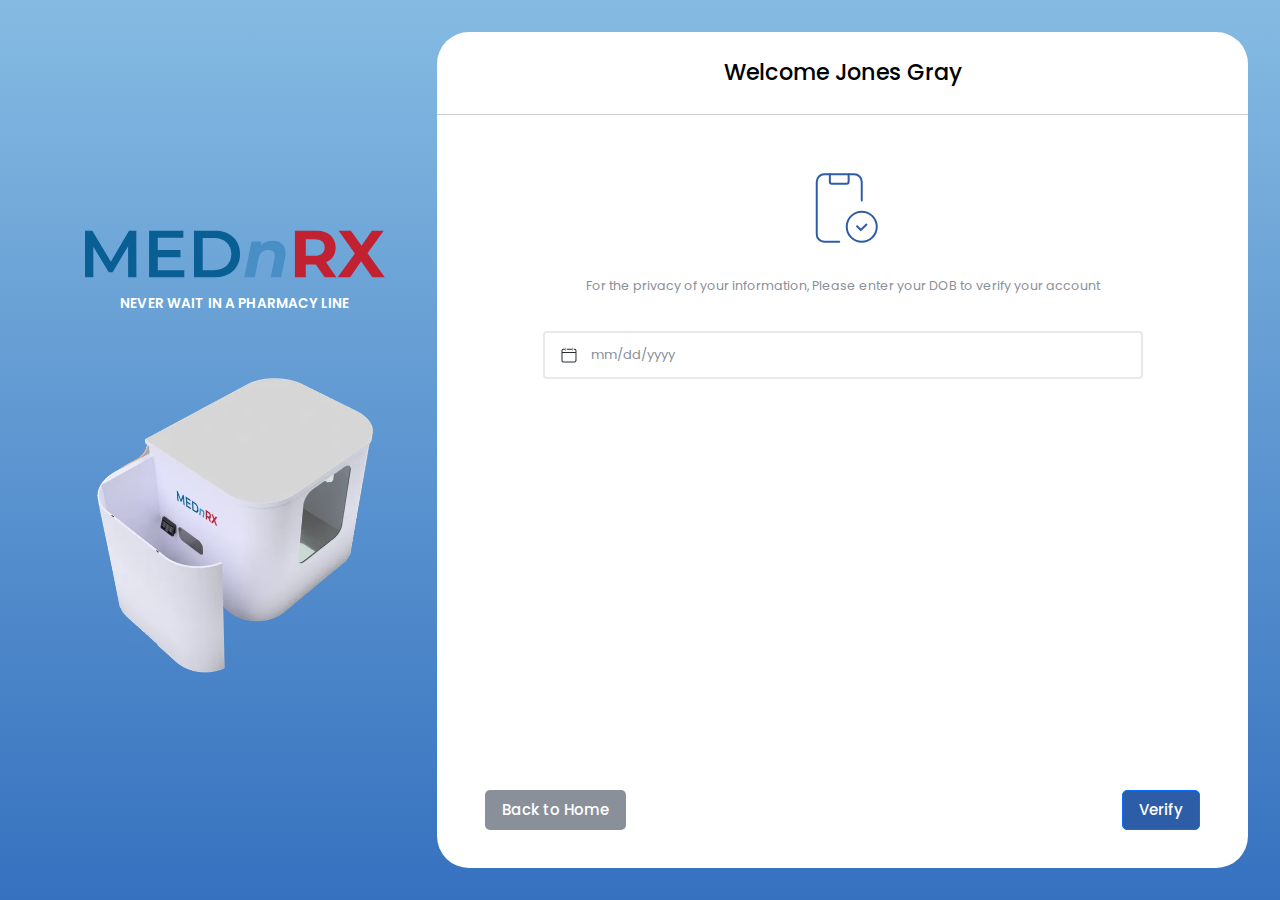
<file: payment.html>
<!DOCTYPE html>
<html lang="en">

<head>
    <meta charset="UTF-8">
    <meta name="viewport" content="width=device-width, initial-scale=1.0">
    <title>Document</title>
    <!-- bootstarp css -->
    <link rel="stylesheet" href="./css/bootstrap.min.css">
    <!-- font css -->
    <link rel="stylesheet" href="./fonts/font.css">
    <!-- style css -->
    <link rel="stylesheet" href="./css/style.css">
</head>

<body>

    <main>
        <section class="transfer">
            <div
                class="transfer-wrapper gap-0 h-100 d-flex flex-lg-row flex-column align-items-center justify-content-center">
                <div
                    class="com-logo col-12 col-lg-4 gap-5 d-flex align-items-center justify-content-center flex-column column-gap-3">
                    <div class="logo d-flex flex-column align-items-center justify-content-center gap-2">
                        <img src="./img/logo.svg" alt="logo">
                        <p>NEVER WAIT IN A PHARMACY LINE</p>
                    </div>
                    <div class="com-img d-none d-lg-block">
                        <img src="./img/mednrx.png" alt="mednrx">
                    </div>
                </div>

                <div class="transfer-box h-100 col-lg-8 col-12 bg-white pb-5 active">
                    <div class="com-title text-center py-lg-4 px-3 py-3 ">
                        <h1>Welcome Jones Gray</h1>
                    </div>
                    <div class="transfer-content payment-content">
                        <div class="transfer-content-box py-5 d-flex flex-column gap-4 ">
                            <img src="./img/checkbar.svg" alt="checkbar">
                            <div class="check-text main text-center">
                                <p>For the privacy of your information, Please enter your DOB to verify your account</p>
                            </div>
                            <form action="" class="d-flex flex-column gap-4 text-left">
                                <div class="i-fild d-flex flex-column gap-1 text-left align-items-start w-100">
                                    <input type="date" name="dob" placeholder="mm/dd/yyyy" id="dob">
                                </div>
                            </form>

                        </div>
                    </div>
                    <div
                        class="com-btn d-flex align-items-center justify-content-between px-lg-5 px-3 flex-sm-row flex-column-reverse gap-2">
                        <div class="back-btn">
                            <a href="#" aria-label="" class="btn btn-gray">Back to Home</a>
                        </div>
                        <div class="next-btn">
                            <a href="#" aria-label="" class="btn btn-primary">Verify</a>
                        </div>
                    </div>
                </div>

                <div class="transfer-box h-100 col-lg-8 col-12 bg-white pb-5 ">
                    <div class="com-title text-center py-lg-4 px-3 py-3 ">
                        <h1>Welcome Jones Gray</h1>
                    </div>
                    <div class="transfer-content payment-content">
                        <div class="transfer-content-box py-5 d-flex flex-column gap-4 ">
                            <img src="./img/checkbar.svg" alt="checkbar">
                            <div class="check-text main text-center">
                                <p>For the privacy of your information, Please enter your DOB to verify your account</p>
                            </div>
                            <form action="" class="d-flex flex-column gap-4 text-left">
                                <div class="i-fild d-flex flex-column gap-1 text-left align-items-start w-100">
                                    <input type="date" name="dob" placeholder="mm/dd/yyyy" id="dob"><span class="mt-2"
                                        id="error-message">Please verify your date
                                        of birth</span>
                                </div>
                            </form>

                        </div>
                    </div>
                    <div
                        class="com-btn d-flex align-items-center justify-content-between px-lg-5 px-3 flex-sm-row flex-column-reverse gap-2">
                        <div class="back-btn">
                            <a href="#" aria-label="" class="btn btn-gray">Back to Home</a>
                        </div>
                        <div class="next-btn">
                            <a href="#" aria-label="" class="btn btn-primary" id="verify-btn">Verify</a>
                        </div>
                    </div>
                </div>

                <div class="transfer-box h-100 col-lg-8 col-12 bg-white pb-5 ">
                    <div class="com-title text-center py-lg-4 px-3 py-3 ">
                        <h1>Welcome Jones Gray</h1>
                    </div>
                    <div class="transfer-content payment-content">
                        <div class="py-check p-sm-5 p-4 d-flex flex-column gap-3">
                            <div class="check-texts">
                                <p>Your prescription cart</p>
                            </div>
                            <div class="check-outs d-flex flex-column gap-3">
                                <div class="check-out">
                                    <div class="check-out-title d-flex gap-3 align-items-center flex-wrap">
                                        <p>Amlodipine 10mg tablet</p>
                                        <div class="check-out-tag">
                                            Rx : 5-185-0
                                        </div>
                                    </div>
                                    <div class="check-out-details">
                                        <div
                                            class="check-text d-flex flex-column-reverse flex-sm-column gap-1 float-start">
                                            <p>Total Price
                                                :
                                                <span> $0.56</span>
                                            </p>

                                            <p>Estimated Patient Pay
                                                :
                                                <span> $0.56</span></span>
                                            </p>
                                        </div>
                                        <div class="check-btn float-end my-2">
                                            <a href="#" class="ph-btn" aria-label="">Add to cart</a>
                                        </div>
                                    </div>
                                </div>

                                <div class="check-out">
                                    <div class="check-out-title d-flex gap-3 align-items-center flex-wrap">
                                        <p>Tynelol 15mg tablet</p>
                                        <div class="check-out-tag">
                                            Rx : 4-105-0
                                        </div>
                                    </div>
                                    <div class="check-out-details">
                                        <div
                                            class="check-text d-flex flex-column-reverse flex-sm-column gap-1 float-start">
                                            <p>Total Price
                                                :
                                                <span> $0.46</span>
                                            </p>

                                            <p>Estimated Patient Pay
                                                :
                                                <span> $0.46 </span></span>
                                            </p>
                                        </div>
                                        <div class="check-btn float-end my-2">
                                            <a href="#" class="ph-btn" aria-label="">Add to cart</a>
                                        </div>
                                    </div>
                                </div>
                            </div>
                        </div>
                    </div>
                    <div
                        class="com-btn d-flex align-items-center justify-content-between px-lg-5 px-3 flex-sm-row flex-column-reverse gap-2">
                        <div class="back-btn">
                            <a href="#" aria-label="" class="btn btn-gray">Back to Home</a>
                        </div>
                        <div class="next-btn">
                            <a href="#" aria-label="" class="btn btn-primary">Checkout</a>
                        </div>
                    </div>
                </div>

                <div class="transfer-box h-100 col-lg-8 col-12 bg-white pb-5 ">
                    <div class="com-title text-center py-lg-4 px-3 py-3 ">
                        <h1>Welcome Jones Gray</h1>
                    </div>
                    <div class="transfer-content payment-content">
                        <div class="py-check p-sm-5 p-4 d-flex flex-column gap-3">
                            <div class="check-texts">
                                <p>Your prescription cart</p>
                            </div>
                            <div class="check-summary-box d-flex align-items-start flex-wrap">
                                <div class="check-outs d-flex flex-column gap-3 ">
                                    <div class="check-out">
                                        <div class="check-out-title d-flex gap-3 align-items-center flex-wrap">
                                            <p>Amlodipine 10mg tablet</p>
                                            <div class="check-out-tag">
                                                Rx : 5-185-0
                                            </div>
                                        </div>
                                        <div class="check-out-details">
                                            <div
                                                class="check-text d-flex flex-column-reverse flex-sm-column gap-1 float-start">
                                                <p>Total Price
                                                    :
                                                    <span> $0.56</span>
                                                </p>

                                                <p>Estimated Patient Pay
                                                    :
                                                    <span> $0.56</span></span>
                                                </p>
                                            </div>
                                            <div class="check-btn float-end my-2">
                                                <a href="#" class="ph-btn remove" aria-label="">Remove</a>
                                            </div>
                                        </div>
                                    </div>

                                    <div class="check-out">
                                        <div class="check-out-title d-flex gap-3 align-items-center flex-wrap">
                                            <p>Tynelol 15mg tablet</p>
                                            <div class="check-out-tag">
                                                Rx : 4-105-0
                                            </div>
                                        </div>
                                        <div class="check-out-details">
                                            <div
                                                class="check-text d-flex flex-column-reverse flex-sm-column gap-1 float-start">
                                                <p>Total Price
                                                    :
                                                    <span> $0.46</span>
                                                </p>

                                                <p>Estimated Patient Pay
                                                    :
                                                    <span> $0.46 </span></span>
                                                </p>
                                            </div>
                                            <div class="check-btn float-end my-2">
                                                <a href="#" class="ph-btn remove" aria-label="">Remove</a>
                                            </div>
                                        </div>
                                    </div>
                                </div>

                                <div class="summary-box d-flex flex-column gap-3 ">
                                    <div class="summary-title px-4">
                                        <p>Summary</p>
                                    </div>
                                    <div class="summary-bills px-4 d-flex flex-column gap-2">
                                        <div
                                            class="summary-bill-list d-flex align-items-center gap-2 justify-content-between">
                                            <p>Amlodipine 10 mg tab</p>
                                            <div class="price">0.56</div>
                                        </div>
                                        <div
                                            class="summary-bill-list d-flex align-items-center gap-2 justify-content-between">
                                            <p>Tynelol</p>
                                            <div class="price">0.36</div>
                                        </div>
                                    </div>
                                    <div class="summary-total px-4 py-3">
                                        <div
                                            class="summary-bill-list d-flex align-items-center gap-2 justify-content-between">
                                            <p>Total</p>
                                            <div class="price">$0.92</div>
                                        </div>
                                    </div>
                                </div>
                            </div>

                        </div>
                    </div>
                    <div
                        class="com-btn d-flex align-items-center justify-content-between px-lg-5 px-3 flex-sm-row flex-column-reverse gap-2">
                        <div class="back-btn">
                            <a href="#" aria-label="" class="btn btn-gray">Back to Home</a>
                        </div>
                        <div class="next-btn">
                            <a href="#" aria-label="" class="btn btn-primary">Checkout</a>
                        </div>
                    </div>
                </div>

                <div class="transfer-box h-100 col-lg-8 col-12 bg-white pb-5 ">
                    <div class="com-title text-center py-lg-4 px-3 py-3 ">
                        <h1>Payment</h1>
                    </div>
                    <div class="transfer-content payment-content">
                        <div class="py-check p-sm-5 p-4 d-flex flex-column gap-3">
                            <div class="check-texts py-texts">
                                <p>Total amount to be paid $0.56</p>
                            </div>
                            <div class="cards-tx">
                                <p>Saved cards</p>
                            </div>
                            <div class="check-summary-box d-flex align-items-start flex-wrap">
                                <div class="check-outs d-flex flex-column gap-3 ">
                                    <div class="payment d-flex align-items-center gap-3 cursor-pointer">
                                        <div class="py-icon d-flex align-items-center justify-content-center">
                                            <img src="./img/visa.svg" alt="visa">
                                            <div class="click">
                                                <svg width="14" height="14" viewBox="0 0 14 14" fill="none"
                                                    xmlns="http://www.w3.org/2000/svg">
                                                    <path fill-rule="evenodd" clip-rule="evenodd"
                                                        d="M6.11269 0.0446435C5.1734 0.164929 4.13133 0.533413 3.33555 1.02667C2.42 1.59416 1.59356 2.4206 1.02607 3.33615C0.650965 3.94135 0.30914 4.78695 0.152871 5.4963C-0.0533284 6.43225 -0.0535745 7.57139 0.152215 8.50231C0.310672 9.21907 0.670488 10.1006 1.05144 10.7053C1.44303 11.3269 2.06084 12.0252 2.59727 12.4526C3.52255 13.1897 4.6329 13.6968 5.76914 13.9011C6.61343 14.0528 7.66652 14.0322 8.50171 13.8476C9.5207 13.6223 10.5681 13.1183 11.402 12.452C11.7001 12.2138 12.2132 11.7007 12.4514 11.4026C13.2565 10.395 13.8244 9.06526 13.9471 7.90045C13.9635 7.74371 13.9883 7.59409 14.002 7.56798C14.0157 7.54186 14.026 7.25885 14.0248 6.93907C14.0236 6.61928 14.0151 6.37609 14.0059 6.39865C13.9966 6.42121 13.9734 6.30133 13.9542 6.13226C13.8156 4.91246 13.2495 3.58385 12.441 2.58132C12.0142 2.05211 11.3152 1.43652 10.7047 1.05215C9.8856 0.536503 8.82923 0.163015 7.84809 0.0422099C7.42511 -0.00987997 6.52859 -0.00862215 6.11269 0.0446435ZM9.84188 4.59103C9.77503 4.63454 8.87758 5.51421 7.84757 6.54587L5.97485 8.42162L5.08585 7.53445C4.19173 6.64214 4.096 6.56271 3.91493 6.56271C3.79402 6.56271 3.60781 6.67457 3.55033 6.78171C3.489 6.89609 3.48473 7.08366 3.54082 7.20181C3.60431 7.33561 5.67973 9.39528 5.80244 9.44624C5.93074 9.49956 6.0175 9.49959 6.14599 9.44641C6.26871 9.39558 10.3943 5.28606 10.4586 5.1506C10.5565 4.94423 10.4838 4.68977 10.2954 4.57936C10.1376 4.48685 9.99638 4.49049 9.84188 4.59103ZM0.0112575 6.98654C0.0112849 7.3174 0.0152224 7.449 0.0200349 7.27898C0.0248474 7.10896 0.02482 6.83825 0.0200075 6.67742C0.0151677 6.51658 0.0112302 6.65568 0.0112575 6.98654Z"
                                                        fill="#8A9099" fill-opacity="0.7" />
                                                </svg>
                                            </div>
                                        </div>
                                        <div class="py-text flex-grow-1 ">
                                            <p>**** **** ****</p>
                                            <div class="dm-text">
                                                <p>Valid till 10/2024</p>
                                            </div>
                                        </div>
                                        <input type="radio" name="payment" id="" class="d-flex justify-content-end">
                                    </div>

                                    <div class="payment d-flex align-items-center gap-3 cursor-pointer">
                                        <div class="py-icon d-flex align-items-center justify-content-center">
                                            <img src="./img/visa.svg" alt="visa">
                                            <div class="click">
                                                <svg width="14" height="14" viewBox="0 0 14 14" fill="none"
                                                    xmlns="http://www.w3.org/2000/svg">
                                                    <path fill-rule="evenodd" clip-rule="evenodd"
                                                        d="M6.11269 0.0446435C5.1734 0.164929 4.13133 0.533413 3.33555 1.02667C2.42 1.59416 1.59356 2.4206 1.02607 3.33615C0.650965 3.94135 0.30914 4.78695 0.152871 5.4963C-0.0533284 6.43225 -0.0535745 7.57139 0.152215 8.50231C0.310672 9.21907 0.670488 10.1006 1.05144 10.7053C1.44303 11.3269 2.06084 12.0252 2.59727 12.4526C3.52255 13.1897 4.6329 13.6968 5.76914 13.9011C6.61343 14.0528 7.66652 14.0322 8.50171 13.8476C9.5207 13.6223 10.5681 13.1183 11.402 12.452C11.7001 12.2138 12.2132 11.7007 12.4514 11.4026C13.2565 10.395 13.8244 9.06526 13.9471 7.90045C13.9635 7.74371 13.9883 7.59409 14.002 7.56798C14.0157 7.54186 14.026 7.25885 14.0248 6.93907C14.0236 6.61928 14.0151 6.37609 14.0059 6.39865C13.9966 6.42121 13.9734 6.30133 13.9542 6.13226C13.8156 4.91246 13.2495 3.58385 12.441 2.58132C12.0142 2.05211 11.3152 1.43652 10.7047 1.05215C9.8856 0.536503 8.82923 0.163015 7.84809 0.0422099C7.42511 -0.00987997 6.52859 -0.00862215 6.11269 0.0446435ZM9.84188 4.59103C9.77503 4.63454 8.87758 5.51421 7.84757 6.54587L5.97485 8.42162L5.08585 7.53445C4.19173 6.64214 4.096 6.56271 3.91493 6.56271C3.79402 6.56271 3.60781 6.67457 3.55033 6.78171C3.489 6.89609 3.48473 7.08366 3.54082 7.20181C3.60431 7.33561 5.67973 9.39528 5.80244 9.44624C5.93074 9.49956 6.0175 9.49959 6.14599 9.44641C6.26871 9.39558 10.3943 5.28606 10.4586 5.1506C10.5565 4.94423 10.4838 4.68977 10.2954 4.57936C10.1376 4.48685 9.99638 4.49049 9.84188 4.59103ZM0.0112575 6.98654C0.0112849 7.3174 0.0152224 7.449 0.0200349 7.27898C0.0248474 7.10896 0.02482 6.83825 0.0200075 6.67742C0.0151677 6.51658 0.0112302 6.65568 0.0112575 6.98654Z"
                                                        fill="#8A9099" fill-opacity="0.7" />
                                                </svg>
                                            </div>
                                        </div>
                                        <div class="py-text flex-grow-1 ">
                                            <p>**** **** ****</p>
                                            <div class="dm-text">
                                                <p>Valid through 12/2024</p>
                                            </div>
                                        </div>
                                        <input type="radio" name="payment" id="" class="d-flex justify-content-end">
                                    </div>
                                </div>

                                <div class="summary-box d-flex flex-column gap-3 ">
                                    <div class="summary-title px-4">
                                        <p>Summary</p>
                                    </div>
                                    <div class="summary-bills px-4 d-flex flex-column gap-2">
                                        <div
                                            class="summary-bill-list d-flex align-items-center gap-2 justify-content-between">
                                            <p>Amlodipine 10 mg tab</p>
                                            <div class="price">0.56</div>
                                        </div>
                                        <div
                                            class="summary-bill-list d-flex align-items-center gap-2 justify-content-between">
                                            <p>Tynelol</p>
                                            <div class="price">0.36</div>
                                        </div>
                                    </div>
                                    <div class="summary-total px-4 py-3">
                                        <div
                                            class="summary-bill-list d-flex align-items-center gap-2 justify-content-between">
                                            <p>Total</p>
                                            <div class="price">$0.92</div>
                                        </div>
                                    </div>
                                </div>
                            </div>
                            <a href="#" class="ph-btn py-2" aria-label="">Add another card</a>
                        </div>
                    </div>
                    <div
                        class="com-btn d-flex align-items-center justify-content-between px-lg-5 px-3 flex-sm-row flex-column-reverse gap-2">
                        <div class="back-btn">
                            <a href="#" aria-label="" class="btn btn-gray">Back to Home</a>
                        </div>
                        <div class="next-btn">
                            <a href="#" aria-label="" class="btn btn-primary">Pay</a>
                        </div>
                    </div>
                </div>

                <div class="transfer-box h-100 col-lg-8 col-12 bg-white pb-5">
                    <div class="com-title text-center py-lg-4 px-3 py-3 ">
                        <h1>Payment</h1>
                    </div>
                    <div class="transfer-content payment-content">
                        <div class="py-check p-sm-5 p-4 d-flex flex-column gap-3">
                            <div class="check-texts">
                                <p>Credit Card Information</p>
                            </div>
                            <form action="" class="d-flex flex-column gap-sm-4 gap-3 text-left">
                                <div class="i-fild d-flex flex-column gap-1 text-left align-items-start w-100">
                                    <input type="tel" name="" placeholder="Card number" id="card_num">
                                </div>
                                <div class="i-filds d-flex gap-sm-4 gap-3 flex-column flex-sm-row">
                                    <div class="i-fild d-flex flex-column gap-1 text-left align-items-start w-100">
                                        <input type="text" name="" placeholder="MM/YY" id="">
                                    </div>
                                    <div class="i-fild d-flex flex-column gap-1 text-left align-items-start w-100">
                                        <input type="password" name="" placeholder="CVV" id="" maxlength="3">
                                    </div>
                                </div>
                                <div class="i-fild d-flex flex-column gap-1 text-left align-items-start w-100">
                                    <input type="text" name="" placeholder="Name on card" id="">
                                </div>
                            </form>
                        </div>
                    </div>
                    <div
                        class="com-btn d-flex align-items-center justify-content-between px-lg-5 px-3 flex-sm-row flex-column-reverse gap-2">
                        <div class="back-btn">
                            <a href="#" aria-label="" class="btn btn-b">cancel</a>
                        </div>
                        <div class="next-btn">
                            <a href="#" aria-label="" class="btn btn-primary">Save Card</a>
                        </div>
                    </div>
                </div>

                <div class="transfer-box h-100 col-lg-8 col-12 bg-white pb-5 ">
                    <div class="com-title text-center py-lg-4 px-3 py-3 ">
                        <h1>Consult Pharmacy</h1>
                    </div>
                    <div class="transfer-content payment-content">
                        <div
                            class="success-mess d-flex gap-2 align-items-center justify-content-start justify-content-sm-center">
                            <svg width="24" height="24" viewBox="0 0 24 24" fill="none"
                                xmlns="http://www.w3.org/2000/svg">
                                <path d="M19.4663 6.68555L11.9992 14.1256L8.96094 11.0874" stroke="#216E4E"
                                    stroke-width="1.5" stroke-linecap="round" stroke-linejoin="round" />
                                <path
                                    d="M20.2858 10.116C21.1937 14.1087 19.1274 18.1815 15.3692 19.8067C11.6109 21.4319 7.22809 20.148 4.94082 16.7518C2.65355 13.3556 3.11139 8.81165 6.03019 5.94001C8.949 3.06837 13.4999 2.68461 16.8583 5.0269"
                                    stroke="#216E4E" stroke-width="1.5" stroke-linecap="round"
                                    stroke-linejoin="round" />
                            </svg>
                            <p>Payment has been successful!</p>
                        </div>
                        <div class="py-check p-sm-5 p-4 d-flex flex-column gap-3">
                            <div class="check-texts d-flex flex-column gap-2">
                                <p>Do you want to consult with pharmacist?</p>
                                <div class="py-radio d-flex align-items-center gap-sm-5 gap-3 flex-wrap ">
                                    <label class="d-flex gap-sm-2 gap-1 align-items-center">
                                        <input type="radio" name="payment" id="payment-yes"> <span>Yes</span>
                                    </label>
                                    <label class="d-flex gap-sm-2 gap-1 align-items-center">
                                        <input type="radio" name="payment" id="payment-no"> <span>No</span>
                                    </label>
                                </div>
                            </div>
                            <div class="pickup-method p-3 d-flex flex-column gap-3">
                                <p>Select your pickup method</p>
                                <div class="tabs d-flex align-items-center gap-3 flex-wrap">
                                    <div class="tab d-flex align-items-center gap-2 active" data-tab="1">
                                        <svg width="18" height="19" viewBox="0 0 18 19" fill="none"
                                            xmlns="http://www.w3.org/2000/svg">
                                            <path
                                                d="M4.49703 10.8232C3.11871 11.4415 2.24609 12.3359 2.24609 13.3345C2.24609 15.1991 5.2691 16.7109 8.99891 16.7109C12.7287 16.7109 15.7517 15.1991 15.7517 13.3345C15.7517 12.3359 14.8791 11.4415 13.5008 10.8232"
                                                stroke="#F9FAFB" stroke-linecap="round" stroke-linejoin="round" />
                                            <path
                                                d="M11.74 13.709C10.927 14.2381 9.9691 14.5003 8.99991 14.4593C8.03071 14.5003 7.07285 14.2381 6.25977 13.709"
                                                stroke="#F9FAFB" stroke-linecap="round" stroke-linejoin="round" />
                                            <path
                                                d="M10.6507 3.89035C11.3196 4.55921 11.5197 5.56514 11.1577 6.43908C10.7957 7.31301 9.94293 7.88284 8.997 7.88284C8.05106 7.88284 7.19827 7.31301 6.83629 6.43908C6.4743 5.56514 6.67441 4.55921 7.34331 3.89035C7.7818 3.45159 8.37669 3.20508 8.997 3.20508C9.61731 3.20508 10.2122 3.45159 10.6507 3.89035"
                                                stroke="#F9FAFB" stroke-linecap="round" stroke-linejoin="round" />
                                            <path d="M9.00016 7.88086V12.2087" stroke="#F9FAFB" stroke-linecap="round"
                                                stroke-linejoin="round" />
                                        </svg>
                                        Kiosk Location
                                    </div>
                                    <div class="tab d-flex align-items-center gap-2" data-tab="2">
                                        <svg width="18" height="18" viewBox="0 0 18 18" fill="none"
                                            xmlns="http://www.w3.org/2000/svg">
                                            <path fill-rule="evenodd" clip-rule="evenodd"
                                                d="M1.125 8.4375L2.25 7.3125L3.375 8.4375" fill="white" />
                                            <path d="M1.125 8.4375L2.25 7.3125L3.375 8.4375" stroke="white"
                                                stroke-linecap="round" stroke-linejoin="round" />
                                            <path fill-rule="evenodd" clip-rule="evenodd"
                                                d="M16.875 9.5625L15.75 10.6875L14.625 9.5625" fill="white" />
                                            <path d="M16.875 9.5625L15.75 10.6875L14.625 9.5625" stroke="white"
                                                stroke-linecap="round" stroke-linejoin="round" />
                                            <path
                                                d="M3.50781 5.0916C5.36534 2.45968 8.82559 1.51007 11.7663 2.82518C14.707 4.14029 16.3061 7.35245 15.5828 10.4916"
                                                stroke="white" stroke-linecap="round" stroke-linejoin="round" />
                                            <path
                                                d="M14.4881 12.9049C12.6306 15.5368 9.17032 16.4864 6.22959 15.1713C3.28886 13.8562 1.68978 10.644 2.41309 7.50488"
                                                stroke="white" stroke-linecap="round" stroke-linejoin="round" />
                                            <path fill-rule="evenodd" clip-rule="evenodd" d="M9 6.375V8.625V6.375Z"
                                                fill="white" />
                                            <path d="M9 6.375V8.625" stroke="white" stroke-linecap="round"
                                                stroke-linejoin="round" />
                                            <path
                                                d="M11.627 9.20874C11.627 8.88648 11.3657 8.62524 11.0435 8.62524H6.96045C6.63819 8.62524 6.37695 8.88648 6.37695 9.20874"
                                                stroke="white" stroke-linecap="round" stroke-linejoin="round" />
                                            <path fill-rule="evenodd" clip-rule="evenodd"
                                                d="M7.12695 11.625H10.877C11.2912 11.625 11.627 11.2892 11.627 10.875V8.20125C11.6269 7.89733 11.5654 7.59656 11.4462 7.317L11.2377 6.83025C11.1197 6.55425 10.8486 6.37516 10.5485 6.375H7.45545C7.15503 6.37486 6.88352 6.554 6.76545 6.83025L6.5577 7.31625C6.43849 7.59581 6.37701 7.89658 6.37695 8.2005V10.875C6.37695 11.2892 6.71274 11.625 7.12695 11.625Z"
                                                stroke="white" stroke-linecap="round" stroke-linejoin="round" />
                                        </svg>
                                        Other Pickup
                                    </div>
                                </div>

                                <div class="tab-content">
                                    <div class="content active" data-content="1">
                                        <div class="pick-meths d-flex flex-column gap-3">
                                            <div class="pick-meth d-flex flex-column gap-2 w-100"
                                                onclick="selectMethod(this)">
                                                <div
                                                    class="pick-title d-flex align-items-center justify-content-between">
                                                    <p>MEDnRX EUREKA</p>
                                                    <input type="radio" name="method" id="">
                                                </div>
                                                <div class="pick-text">
                                                    <p>2441 O STREET, Eureka ‘’’’, CA, 95501</p>
                                                </div>
                                                <div class="dates d-flex align-items-center flex-wrap gap-2">
                                                    <div class="date">16:30pm - 16:37pm</div>
                                                    <div class="avail d-sm-block d-none">Express pickup facility
                                                        available</div>
                                                </div>
                                            </div>

                                            <div class="pick-meth d-flex flex-column gap-2 w-100"
                                                onclick="selectMethod(this)">
                                                <div
                                                    class="pick-title d-flex align-items-center justify-content-between">
                                                    <p>BB0009 </p>
                                                    <input type="radio" name="method" id="">
                                                </div>
                                                <div class="pick-text">
                                                    <p>2356 Gold Meadow way, Suite 130, Rancho</p>
                                                    <p>Cordova’’’’’’’’’, CA, 95670</p>
                                                </div>
                                                <div class="dates d-flex align-items-center flex-wrap gap-2">
                                                    <div class="date">00:00am - 23:30pm</div>
                                                    <div class="avail d-sm-block d-none">Express pickup facility
                                                        available</div>
                                                </div>
                                            </div>
                                        </div>
                                    </div>
                                    <div class="content" data-content="2">
                                        <div class="pick-meth-sec d-flex flex-wrap align-items-start gap-y-3">
                                            <div class="pick-meth-box col-12 col-md-6 d-flex align-items-start gap-2"
                                                onclick="selectMethod(this)">
                                                <input type="radio" name="no-select" id="">
                                                <div class="pick-meth-text d-flex flex-column gap-1">
                                                    <div class="pick-title ">
                                                        <p>Lock Box Pickup </p>
                                                    </div>
                                                    <div class="avail">
                                                        2738, Sunrise Blvd, Suite15, Rancho Cordova, <br>
                                                        California, 95742 <br>
                                                        7am-10pm
                                                    </div>
                                                </div>
                                            </div>

                                            <div class="pick-meth-box col-12 col-md-6 d-flex align-items-start gap-2"
                                                onclick="selectMethod(this)">
                                                <input type="radio" name="no-select" id="">
                                                <div class="pick-meth-text d-flex flex-column gap-1">
                                                    <div class="pick-title ">
                                                        <p>Pharmacy Pickup </p>
                                                    </div>
                                                    <div class="avail">
                                                        2738, Sunrise Blvd, Suite15, Rancho Cordova,<br>
                                                        California, 95742 <br>
                                                        9am-7pm
                                                    </div>
                                                </div>
                                            </div>
                                        </div>
                                    </div>
                                </div>
                            </div>
                        </div>
                    </div>
                    <div class=" com-btn d-flex align-items-center justify-content-between px-lg-5 px-3 flex-sm-row
                                                flex-column-reverse gap-2">
                        <div class="back-btn">
                            <a href="#" aria-label="" class="btn btn-b">cancel</a>
                        </div>
                        <div class="next-btn">
                            <a href="#" aria-label="" class="btn btn-primary">Submit</a>
                        </div>
                    </div>
                </div>

                <div class="transfer-box h-100 col-lg-8 col-12 bg-white pb-5 ">
                    <div class="com-title text-center py-lg-4 px-3 py-3 ">
                        <h1>Prescription confirmation</h1>
                    </div>
                    <div class="transfer-content payment-content">
                        <div class="side-step-content p-sm-5 p-4 d-flex flex-column gap-4 ">
                            <div class="payment-confir d-flex flex-column gap-3">
                                <div class="verify-title d-sm-none d-block gap-2 align-items-center">
                                    <p>Prescription Info :</p>
                                </div>
                                <div
                                    class="pre-confir d-flex align-items-center gap-3 flex-wrap justify-content-between">
                                    <p>
                                        <span>Prescription No. :</span>
                                        0001
                                    </p>
                                    <p>
                                        <span>Prescription Date :</span>
                                        November 08, 2023
                                    </p>
                                </div>
                            </div>
                            <div class="verify-boxs d-flex align-items-stretch gap-3 flex-wrap">
                                <div class="pre-confir-box d-flex flex-column gap-3">
                                    <div class="verify-title d-flex gap-2 align-items-center">
                                        <p>Patient Information :</p>
                                    </div>
                                    <div class="verify-detil">
                                        <ul class="d-flex flex-column gap-3">
                                            <li><span>Name </span>
                                                <span>: Jones Gray</span>
                                            </li>
                                            <li><span>Age</span>
                                                <span>: 30</span>
                                            </li>
                                            <li><span>DOB</span>
                                                <span>: 01/01/2000</span>
                                            </li>
                                            <li><span>Gender</span>
                                                <span>: Male</span>
                                            </li>
                                            <li><span>Adress</span>
                                                <span>: 1372 Payne Street, Richlands, VA, 24641</span>
                                            </li>
                                            <li><span>Allergies</span>
                                                <span>: Sea food</span>
                                            </li>
                                        </ul>
                                    </div>
                                </div>
                                <div class="pre-confir-box d-flex flex-column gap-3">
                                    <div class="verify-title d-flex gap-2 align-items-center">
                                        <p>Pharmacy Information :</p>
                                    </div>
                                    <div class="verify-detil">
                                        <ul class="d-flex flex-column gap-3">
                                            <li><span>Email</span>
                                                <span>: jgray@eomc.com</span>
                                            </li>
                                            <li><span>Phone</span>
                                                <span>: 9773028714</span>
                                            </li>
                                        </ul>
                                    </div>
                                </div>
                            </div>
                            <div class="verfiy-detail-table d-flex flex-column gap-2 d-sm-block d-none">
                                <div class="verify-title d-flex gap-2 align-items-center">
                                    <p>Medications :</p>
                                </div>
                                <div class="ver-table">
                                    <table>
                                        <thead>
                                            <tr>
                                                <th>Prescription no.</th>
                                                <th>Prescription date</th>
                                                <th>Medication name</th>
                                                <th>Frequency</th>
                                                <th>Status</th>
                                            </tr>
                                        </thead>
                                        <tbody>
                                            <tr>
                                                <td>0001</td>
                                                <td>10/08/2023</td>
                                                <td>Amlodipine</td>
                                                <td>10mg tablet</td>
                                                <td class="active">Active</td>
                                            </tr>
                                            <tr>
                                                <td>0002</td>
                                                <td>12/21/2023</td>
                                                <td>Tynelol</td>
                                                <td>5mg tablet</td>
                                                <td>Completed</td>
                                            </tr>
                                        </tbody>
                                    </table>
                                </div>
                            </div>

                            <div class="verfiy-detail-mobile pre-confir-box d-flex flex-column gap-3 d-sm-none d-block">
                                <div class="verify-title d-flex gap-2 align-items-center">
                                    <p>Medications :</p>
                                </div>
                                <div class="verify-de-boxs d-flex flex-column gap-3">
                                    <div class="verify-de-box d-flex flex-column gap-3">
                                        <div class="verify-left d-flex align-items-center justify-content-between">
                                            <p>Amlodipine 10 mg tab</p>
                                            <p><span>Active</span></p>
                                        </div>
                                        <div class="verify-right d-flex align-items-center justify-content-between">
                                            <p>0001</p>
                                            <p>10/08/2023</p>
                                        </div>
                                    </div>
                                    <div class="verify-de-box d-flex flex-column gap-3">
                                        <div class="verify-left d-flex align-items-center justify-content-between">
                                            <p>Amlodipine 10 mg tab</p>
                                            <p>Completed</p>
                                        </div>
                                        <div class="verify-right d-flex align-items-center justify-content-between">
                                            <p>0001</p>
                                            <p>10/08/2023</p>
                                        </div>
                                    </div>
                                </div>
                            </div>

                            <div class="verify-boxs d-flex align-items-stretch gap-3 flex-wrap">
                                <div class="pre-confir-box payment-verify-box d-flex flex-column gap-3">
                                    <div class="verify-title d-flex gap-2 align-items-center">
                                        <p>Transferring From :</p>
                                    </div>
                                    <div class="verify-detil">
                                        <div class="py-verify">
                                            <p>MEDnRX EUREKA</p>
                                        </div>
                                        <div class="py-verify-text">
                                            <p>2441 O STREET, Eureka ‘’’’, CA, 95501</p>
                                            <p>016-973-4582</p>
                                        </div>
                                    </div>
                                </div>
                                <div class="pre-confir-box payment-verify-box d-flex flex-column gap-3">
                                    <div class="verify-title d-flex gap-2 align-items-center">
                                        <p>Transferring To :</p>
                                    </div>
                                    <div class="verify-detil">
                                        <div class="py-verify">
                                            <p>MEDnRX EMERYVILLE</p>
                                        </div>
                                        <div class="py-verify-text">
                                            <p>2356 Gold Meadow way, Suite 130, Rancho</p>
                                            <p>016-945-5482</p>
                                        </div>
                                    </div>
                                </div>
                            </div>
                        </div>
                    </div>
                    <div
                        class="com-btn d-flex align-items-center justify-content-between px-lg-5 px-3 flex-sm-row flex-column-reverse gap-2">
                        <div class="back-btn">
                            <a href="#" aria-label="" class="btn btn-gray">Back to Home</a>
                        </div>
                        <div class="next-btn">
                            <a href="#" aria-label="" class="btn btn-primary">Next</a>
                        </div>
                    </div>
                </div>
            </div>
        </section>
    </main>


    <!-- bootstarp js -->
    <script src="./js/bootstrap.bundle.min.js"></script>
    <!-- script js -->
    <script src="./js/script.js"></script>

    <script>
        document.querySelectorAll(".payment").forEach((paymentBox) => {
            paymentBox.addEventListener("click", () => {
                const radioInput = paymentBox.querySelector("input[type='radio']");
                radioInput.checked = true;

                document.querySelectorAll(".payment").forEach((payment) => {
                    payment.classList.remove("active");
                });

                paymentBox.classList.add("active");
            });
        });

        // tab
        document.addEventListener("DOMContentLoaded", function () {
            const tabs = document.querySelectorAll('.tab');
            const contents = document.querySelectorAll('.content');

            tabs[0].classList.add('active');
            contents[0].classList.add('active');

            tabs.forEach(tab => {
                tab.addEventListener('click', function () {
                    const target = this.getAttribute('data-tab');

                    tabs.forEach(t => t.classList.remove('active'));
                    contents.forEach(c => c.classList.remove('active'));

                    this.classList.add('active');
                    document.querySelector(`.content[data-content="${target}"]`).classList.add('active');
                });
            });
        });

        // onclick filld input
        function selectMethod(element) {
            const radioInput = element.querySelector('input[type="radio"]');
            radioInput.checked = true;
        }

    </script>

</body>

</html>
</file>
<file: fonts/font.css>
@font-face {
    font-family: 'Poppins';
    src: url('Poppins-Italic.woff2') format('woff2'),
        url('Poppins-Italic.woff') format('woff'),
        url('Poppins-Italic.ttf') format('truetype');
    font-weight: normal;
    font-style: italic;
    font-display: swap;
}

@font-face {
    font-family: 'Poppins';
    src: url('Poppins-ExtraLight.woff2') format('woff2'),
        url('Poppins-ExtraLight.woff') format('woff'),
        url('Poppins-ExtraLight.ttf') format('truetype');
    font-weight: 200;
    font-style: normal;
    font-display: swap;
}

@font-face {
    font-family: 'Poppins';
    src: url('Poppins-Light.woff2') format('woff2'),
        url('Poppins-Light.woff') format('woff'),
        url('Poppins-Light.ttf') format('truetype');
    font-weight: 300;
    font-style: normal;
    font-display: swap;
}

@font-face {
    font-family: 'Poppins';
    src: url('Poppins-Black.woff2') format('woff2'),
        url('Poppins-Black.woff') format('woff'),
        url('Poppins-Black.ttf') format('truetype');
    font-weight: 900;
    font-style: normal;
    font-display: swap;
}

@font-face {
    font-family: 'Poppins';
    src: url('Poppins-Regular.woff2') format('woff2'),
        url('Poppins-Regular.woff') format('woff'),
        url('Poppins-Regular.ttf') format('truetype');
    font-weight: normal;
    font-style: normal;
    font-display: swap;
}

@font-face {
    font-family: 'Poppins';
    src: url('Poppins-Bold.woff2') format('woff2'),
        url('Poppins-Bold.woff') format('woff'),
        url('Poppins-Bold.ttf') format('truetype');
    font-weight: bold;
    font-style: normal;
    font-display: swap;
}

@font-face {
    font-family: 'Poppins';
    src: url('Poppins-Medium.woff2') format('woff2'),
        url('Poppins-Medium.woff') format('woff'),
        url('Poppins-Medium.ttf') format('truetype');
    font-weight: 500;
    font-style: normal;
    font-display: swap;
}

@font-face {
    font-family: 'Poppins';
    src: url('Poppins-Thin.woff2') format('woff2'),
        url('Poppins-Thin.woff') format('woff'),
        url('Poppins-Thin.ttf') format('truetype');
    font-weight: 100;
    font-style: normal;
    font-display: swap;
}

@font-face {
    font-family: 'Poppins';
    src: url('Poppins-SemiBold.woff2') format('woff2'),
        url('Poppins-SemiBold.woff') format('woff'),
        url('Poppins-SemiBold.ttf') format('truetype');
    font-weight: 600;
    font-style: normal;
    font-display: swap;
}

@font-face {
    font-family: 'Poppins';
    src: url('Poppins-ExtraBold.woff2') format('woff2'),
        url('Poppins-ExtraBold.woff') format('woff'),
        url('Poppins-ExtraBold.ttf') format('truetype');
    font-weight: bold;
    font-style: normal;
    font-display: swap;
}
</file>
<file: css/style.css>
* {
    margin: 0;
    padding: 0;
    box-sizing: border-box;
    font-family: 'Poppins';
}

:root {
    /* font-size */
    --h1_fs: clamp(1.25rem, 1.1923rem + 0.2564vw, 1.5rem);
    --main_fs: clamp(0.8125rem, 0.7837rem + 0.1282vw, 0.9375rem);
    --lable_fs: clamp(0.8125rem, 0.7981rem + 0.0641vw, 0.875rem);
    --input_fs: 13px;
    --text_fs: clamp(0.75rem, 0.7356rem + 0.0641vw, 0.8125rem);
    /* line-height */
    --h1_lh: clamp(1.875rem, 1.7885rem + 0.3846vw, 2.25rem);
    --main_lh: clamp(1.1875rem, 1.1154rem + 0.3205vw, 1.5rem);
    --lable_lh: clamp(1.25rem, 1.2356rem + 0.0641vw, 1.3125rem);
    --input_lh: 19.5px;
    --text_lh: clamp(1.125rem, 1.1034rem + 0.0962vw, 1.21875rem);
    /* color */
    --black: #000000;
    --black_light: #3F434A;
    --gray: #8A9099;
    --white: #fff;
    --primary: #2D5DA6;
    --border: #E8E9EB;
    --linear_gradient: linear-gradient(180deg, #85BBE2 0%, #3571BF 100%);
}

.transfer-box {
    display: none;
}

.transfer-box.active {
    display: block;
}

body {
    background: var(--linear_gradient);
    font-weight: 400;
    color: var(--black);
    height: 100vh;
}

h1 {
    font-size: var(--h1_fs);
    font-weight: 500;
    line-height: var(--h1_lh);
    margin-bottom: 0;
}

.main p,
.main a {
    font-size: var(--main_fs);
    line-height: var(--main_lh);
    font-weight: 400;
    margin-bottom: 0;
    color: var(--black_light);
}

p {
    font-size: var(--text_fs);
    line-height: var(--text_lh);
    font-weight: 400;
}

.text p {
    color: var(--gray);
}

input,
select,
textarea {
    font-size: var(--input_fs);
    font-weight: 400;
    width: 100%;
    line-height: var(--input_lh);
    border: 2px solid var(--border);
    padding: 12px 16px;
    border-radius: 4px;
    color: var(--gray);
    -webkit-border-radius: 4px;
    -moz-border-radius: 4px;
    -ms-border-radius: 4px;
    -o-border-radius: 4px;
    outline: none;
    /* text-transform: capitalize; */
}

select {
    appearance: none;
    display: inline-block;
    background: transparent;
    background-image: linear-gradient(45deg, transparent 50%, #292D32 50%), linear-gradient(135deg, #292D32 50%, transparent 50%);
    background-position: calc(100% - 20px) calc(1em + 2px), calc(100% - 15px) calc(1em + 2px), calc(100% - 2.5em) 0.5em;
    background-size: 5px 5px, 5px 5px, 1px 1.5em;
    background-repeat: no-repeat;
}

label {
    font-size: var(--lable_fs);
    line-height: var(--lable_lh);
    font-weight: 400;
    text-align: left;

}

input::placeholder {
    font-size: var(--input_fs);
    font-weight: 400;
    color: var(--gray);
    line-height: var(--input_lh);
}

.gray p {
    color: var(--gray) !important;
}

a {
    text-decoration: none;
    box-shadow: none;
}

.btn-check:focus+.btn-primary,
.btn-primary:focus {
    box-shadow: none
}

li {
    list-style: none;
}

img {
    width: 100%;
    height: auto;
    object-fit: cover;
}

svg {
    flex: none;
}

.transfer {
    width: 100%;
    height: 100vh;
    padding: 32px;
    max-width: 1856px;
    margin: 0 auto;
}

.transfer-wrapper .com-logo {
    padding: 0 20px;
}

.transfer-wrapper .com-logo .logo img {
    width: 300px;
    margin: 0 auto;
}

.transfer-wrapper .com-logo .logo p {
    font-size: var(--lable_fs);
    line-height: var(--lable_lh);
    font-weight: 600;
    letter-spacing: 0.01em;
    text-align: center;
    color: var(--white);
}

.transfer-wrapper .com-logo .com-img {
    width: 276px;
}

.transfer-box {
    border-radius: 32px;
    -webkit-border-radius: 32px;
    -moz-border-radius: 32px;
    -ms-border-radius: 32px;
    -o-border-radius: 32px;
}

.com-title {
    border-bottom: 1px solid #00000033;
}

.transfer-content {
    height: 75vh;
    overflow-y: scroll;
}

.transfer-content::-webkit-scrollbar {
    width: 0px;
}

.transfer-content::-webkit-scrollbar-track {
    background: #f1f1f1;
}

.transfer-content::-webkit-scrollbar-thumb {
    background-color: #888;
    border-radius: 5px;
    -webkit-border-radius: 5px;
    -moz-border-radius: 5px;
    -ms-border-radius: 5px;
    -o-border-radius: 5px;
}

.transfer-content-box {
    max-width: 640px;
    margin: 0 auto;
    padding: 20px;
}

.transfer-content-box img {
    width: 90px;
    height: 90px;
    margin: 0 auto;
}

.check-box {
    gap: 8px;
}

.check-box input[type="checkbox"] {
    width: auto;
}

.check-box p {
    font-size: var(--input_fs);
    line-height: var(--input_lh);
    font-weight: 400;
}

.btn {
    padding: 12px 16px;
    width: fit-content;
    display: flex;
    align-items: center;
    justify-content: center;
    gap: 10px;
    border-radius: 5px;
    -webkit-border-radius: 5px;
    -moz-border-radius: 5px;
    -ms-border-radius: 5px;
    -o-border-radius: 5px;
    color: var(--white);
    font-size: 15px;
    line-height: 14px;
    font-weight: 500;
}

.btn:hover {
    color: var(--white);
}

.btn-gray {
    background-color: var(--gray);
}

.btn-primary,
.btn-primary:hover {
    background-color: var(--primary);
}

.otp-input input {
    width: 44px;
    height: 44px;
    background-color: #E4E4E4;
    color: var(--black);
    font-weight: 500;
    padding: 10px;
    text-align: center;
}

.otp-text p {
    margin-bottom: 0;
    color: var(--gray);
}

.otp-text a {
    color: var(--primary);
    font-weight: 500;
}

.side-step {
    gap: 60px;
    position: relative;
    width: 30%;
    border-right: 1px solid var(--border);
}

.side-step .step .img {
    width: 68px;
    height: 68px;
    background-color: transparent;
    border-radius: 50%;
    -webkit-border-radius: 50%;
    -moz-border-radius: 50%;
    -ms-border-radius: 50%;
    padding: 10px;
    -o-border-radius: 50%;
}

.side-step .step:not(:last-child):after {
    position: absolute;
    width: 1px;
    height: 48px;
    content: "";
    bottom: -55px;
    left: 50%;
    transform: translateX(-50%);
    background-color: var(--gray);
    -webkit-transform: translateX(-50%);
    -moz-transform: translateX(-50%);
    -ms-transform: translateX(-50%);
    -o-transform: translateX(-50%);
}

.side-step .step .img img {
    width: 48px;
    height: 48px;
}

.side-step .step p {
    color: var(--gray);
}

.side-step .step.active p,
.side-step .step.complet p {
    color: var(--black);
}

.side-step .step.active .img {
    background-color: #58B5E3A3;
}

.side-step .step.active::after {
    background-color: var(--primary);
}

.side-step .step.complet .img {
    background-color: #58B5E31A;
    border: 1px solid #58B5E3;
}

.side-step-content {
    width: 70%;
}

.side-step-content p {
    font-size: 15px;
    font-weight: 400;
    line-height: 20px;
    color: var(--black_light);
}

.i-search button {
    padding: 12px 16px;
    border: 1px solid var(--primary);
    border-radius: 5px;
    -webkit-border-radius: 5px;
    -moz-border-radius: 5px;
    -ms-border-radius: 5px;
    -o-border-radius: 5px;
    font-size: 13px;
    font-weight: 500;
    line-height: 19.5px;
    text-align: center;
    color: var(--primary);
    background-color: transparent;
}

.i-fild p {
    font-size: 11px;
    font-weight: 400;
    line-height: 15px;
    color: var(--gray);
    margin-top: 4px;
}

input[type="search"] {
    padding-left: 46px;
    background-image: url('data:image/svg+xml,<svg width="20" height="20" viewBox="0 0 20 20" fill="none" xmlns="http://www.w3.org/2000/svg"><path d="M13.0952 5.69882C15.1376 7.74127 15.1376 11.0527 13.0952 13.0952C11.0527 15.1376 7.74127 15.1376 5.69882 13.0952C3.65638 11.0527 3.65638 7.74127 5.69882 5.69882C7.74127 3.65638 11.0527 3.65638 13.0952 5.69882" stroke="%232D5DA6" stroke-width="1.5" stroke-linecap="round" stroke-linejoin="round"/><path d="M15.8335 15.8335L13.0918 13.0918" stroke="%232D5DA6" stroke-width="1.5" stroke-linecap="round" stroke-linejoin="round"/></svg>');
    background-size: 20px;
    background-position: left 16px center;
    background-repeat: no-repeat;
}

.pharmacy-box {
    box-shadow: 0px 4px 15px 0px #00000005;
    border: 1.5px solid #E8E9EB4D;
    background-color: var(--white);
    border-radius: 8px;
    -webkit-border-radius: 8px;
    -moz-border-radius: 8px;
    -ms-border-radius: 8px;
    -o-border-radius: 8px;
}

.pharmacy-box .pha-detail p {
    margin-bottom: 0;
    font-size: 12px;
    font-weight: 400;
    line-height: 18px;
    color: var(--gray);
}

.pharmacy-box .pha-detail .pha-ti p {
    font-size: 13px;
    font-weight: 400;
    line-height: 17px;
    color: var(--black);
}

.ph-btn {
    padding: 2px 16px;
    border: 1px solid var(--primary);
    border-radius: 5px;
    -webkit-border-radius: 5px;
    -moz-border-radius: 5px;
    -ms-border-radius: 5px;
    -o-border-radius: 5px;
    font-size: var(--input_fs);
    font-weight: 500;
    line-height: var(--input_lh);
    text-align: center;
    color: var(--primary);
    width: fit-content;
    display: flex;
    align-items: center;
    justify-content: center;
}

.pharmacy-box .pha-detail .pha-ti img {
    width: 24px;
    object-fit: contain;
}

#add-row {
    font-size: 15px;
    font-weight: 400;
    line-height: 14px;
    text-align: left;
    color: var(--primary);
}

dl,
ol,
ul {
    margin: 0;
    padding: 0;
}

.verify-box {
    padding: 12px 16px;
    border: 1px solid #F1F1F1;
    border-radius: 5px;
    -webkit-border-radius: 5px;
    -moz-border-radius: 5px;
    -ms-border-radius: 5px;
    -o-border-radius: 5px;
    width: calc(50% - 8px);
}

.pre-confir-box {
    width: calc(50% - 8px);
}

.verify-title p {
    margin-bottom: 0;
    font-size: 16px;
    font-weight: 500;
    line-height: 30px;
    letter-spacing: -0.07999999821186066px;
    color: var(--black);
}

.verify-tag {
    background-color: #BAF3DB;
    padding: 6px;
    border-radius: 3px;
    -webkit-border-radius: 3px;
    -moz-border-radius: 3px;
    -ms-border-radius: 3px;
    -o-border-radius: 3px;
    font-size: 11px;
    font-weight: 500;
    line-height: 14px;
    color: #216E4E;
}

.verify-detil ul li {
    display: flex;
    align-items: start;
    gap: 4px;
    font-size: var(--input_fs);
    font-weight: 400;
    line-height: 20px;

}

.verify-detil ul li span:first-child {
    width: 40%;
}

.verify-detil ul li span:last-child {
    width: 60%;
}

.ver-table {
    overflow-x: scroll;
}

.verfiy-detail-table table {
    border: 1px solid #0000000D;
    border-collapse: collapse;
    background-color: #FBFBFB;
    border-radius: 8px;
    overflow: hidden;
    -webkit-border-radius: 8px;
    -moz-border-radius: 8px;
    -ms-border-radius: 8px;
    -o-border-radius: 8px;
}

.verfiy-detail-table table tr th,
.verfiy-detail-table table tr td {
    padding: 16px;
    font-size: 13px;
    font-weight: 400;
    line-height: 14px;
    color: var(--black);
    border: 1px solid #0000000D;
    width: 20%;
}

.verfiy-detail-table table tr td.active {
    color: #216E4E;
}

.verify-de-box {
    background-color: #fbfbfb;
    border: 2px solid #F1F1F1;
    padding: 16px;
    border-radius: 8px;
    -webkit-border-radius: 8px;
    -moz-border-radius: 8px;
    -ms-border-radius: 8px;
    -o-border-radius: 8px;
}

.verify-de-box .verify-left p {
    text-align-last: left;
    margin-bottom: 0;
    font-size: 15px;
    font-weight: 400;
    color: var(--black_light);
    line-height: 20px;
}

.verify-de-box .verify-left p:first-child {
    color: var(--black);
}

.verify-de-box .verify-right p {
    text-align: right;
    margin-bottom: 0;
    font-size: 15px;
    font-weight: 400;
    line-height: 20px;
    color: var(--black_light);
}

.verify-de-box .verify-left p span {
    color: #216E4E;
}

.success-mess {
    background-color: #BAF3DB;
    padding: 8px;
    border-radius: 3px;
    -webkit-border-radius: 3px;
    -moz-border-radius: 3px;
    -ms-border-radius: 3px;
    -o-border-radius: 3px;
}

.success-mess p {
    margin-bottom: 0;
    font-size: var(--input_fs);
    font-weight: 500;
    line-height: var(--input_lh);
    color: #216E4E;
}

.pre-confir {
    padding: 16px;
    border-radius: 8px;
    -webkit-border-radius: 8px;
    -moz-border-radius: 8px;
    -ms-border-radius: 8px;
    -o-border-radius: 8px;
    border: 2px solid #F1F1F1;
}

.pre-confir p {
    margin-bottom: 0;
    font-size: 15px;
    font-weight: 400;
    color: var(--black_light);
    line-height: 20px;
}

.pre-confir p span {
    font-size: 12px;
    font-weight: 400;
    line-height: 20px;
}

.pre-confir-box .verify-detil {
    padding: 12px 16px;
    border: 2px solid #F1F1F1;
    background-color: #FBFBFB;
    border-radius: 8px;
    -webkit-border-radius: 8px;
    -moz-border-radius: 8px;
    -ms-border-radius: 8px;
    -o-border-radius: 8px;
    height: 100%;
}

.pre-confir-box .verify-detil li span:first-child,
.pre-confir-box .verify-detil .dm-text p {
    font-size: 12px;
    font-weight: 400;
    line-height: 20px;
    margin-bottom: 0;
}

.pre-confir-box .verify-detil li span,
.pre-confir-box .verify-detil .dm-text p span {
    font-size: 15px;
    font-weight: 400;
    line-height: 20px;
}

.payment-content .i-fild input[type="date"] {
    position: relative;
    padding-left: 46px;
    appearance: none;
    -webkit-appearance: none;
    -moz-appearance: none;
    background-image: url('data:image/svg+xml,<svg width="16" height="16" viewBox="0 0 16 16" fill="none" xmlns="http://www.w3.org/2000/svg"><g clip-path="url(%23clip0_5193_5931)"><path fill-rule="evenodd" clip-rule="evenodd" d="M1.99996 1.79914C1.45155 1.94317 0.949898 2.35277 0.701586 2.85927C0.484804 3.30145 0.498179 2.89877 0.507336 8.70551L0.515586 13.953L0.597554 14.1637C0.832492 14.7675 1.31405 15.2337 1.89059 15.4154L2.10934 15.4843H7.99996H13.8906L14.1093 15.4154C14.7065 15.2272 15.2252 14.7083 15.415 14.1093L15.4843 13.8905V8.62489V3.35927L15.4154 3.14052C15.2335 2.56298 14.7624 2.07702 14.1638 1.8493C13.97 1.77558 13.9048 1.76814 13.3515 1.75664L12.75 1.74414V2.2432V2.7423L13.2265 2.75786C13.8209 2.7773 13.9464 2.81667 14.1898 3.06008C14.4573 3.32758 14.4764 3.40442 14.4924 4.27333L14.5058 4.99989H7.99996H1.49412L1.50749 4.27333C1.52349 3.40442 1.54265 3.32758 1.81015 3.06008C2.08555 2.78467 2.1403 2.77227 3.1484 2.7573L3.99996 2.74467V2.24727V1.74989L3.0859 1.75195C2.39465 1.75352 2.12993 1.76502 1.99996 1.79914ZM5.74996 2.24989V2.74989H8.37496H11V2.24989V1.74989H8.37496H5.74996V2.24989ZM1.50705 9.85145C1.51684 14.2621 1.4893 13.8687 1.81046 14.1902C2.13421 14.5143 1.50187 14.4843 7.99996 14.4843C14.4981 14.4843 13.8657 14.5143 14.1895 14.1902C14.5106 13.8687 14.4831 14.2621 14.4929 9.85145L14.5014 5.99989H7.99996H1.49852L1.50705 9.85145Z" fill="%23292D32"/><path opacity="0.4" fill-rule="evenodd" clip-rule="evenodd" d="M4.25681 0.552138C4.20041 0.579951 4.12306 0.64642 4.08494 0.699857C4.01575 0.796888 4.01562 0.799451 4.01562 2.25017C4.01562 3.65451 4.01772 3.70611 4.07812 3.78711C4.30331 4.08911 4.79741 4.0583 4.95194 3.73264C4.99294 3.64623 5 3.42814 5 2.2482V0.865045L4.92294 0.733545C4.878 0.656826 4.80116 0.580826 4.73853 0.551107C4.60231 0.486482 4.38913 0.48692 4.25681 0.552138ZM11.2568 0.552138C11.2004 0.579951 11.1231 0.64642 11.0849 0.699857C11.0157 0.796888 11.0156 0.799451 11.0156 2.25017C11.0156 3.65451 11.0177 3.70611 11.0781 3.78711C11.3033 4.08911 11.7974 4.0583 11.9519 3.73264C11.9929 3.64623 12 3.42814 12 2.2482V0.865045L11.9229 0.733545C11.878 0.656826 11.8012 0.580826 11.7385 0.551107C11.6023 0.486482 11.3891 0.48692 11.2568 0.552138Z" fill="%23292D32"/></g><defs><clipPath id="clip0_5193_5931"><rect width="16" height="16" fill="white"/></clipPath></defs></svg>');
    background-size: 16px;
    background-repeat: no-repeat;
    background-position: left 16px center;
}

.payment-content .i-fild input[type="date"]::-webkit-calendar-picker-indicator {
    opacity: 0;
    display: none;
}

#error-message {
    font-size: var(--input_fs);
    line-height: 14px;
    color: #C12131;
}

.check-texts p {
    font-size: 15px;
    font-weight: 400;
    line-height: 24px;
    color: var(--black_light);
    margin-bottom: 0;
}

.check-out {
    border: 1px solid #F1F1F1;
    border-radius: 8px;
    -webkit-border-radius: 8px;
    -moz-border-radius: 8px;
    -ms-border-radius: 8px;
    -o-border-radius: 8px;
}

.check-out-title {
    padding: 8px 12px;
    background-color: #f1f1f1;
}

.check-out-details {
    padding: 8px 12px;
}

.check-out-title p,
.summary-title p {
    margin-bottom: 0;
    font-size: var(--main_fs);
    line-height: var(--main_lh);
    letter-spacing: -0.07999999821186066px;
    color: var(--black);
    font-weight: 500;
}

.summary-title p {
    color: var(--primary);
}

.summary-bill-list p {
    margin-bottom: 0;
}

.check-btn .ph-btn {
    padding: 12px 16px;
    font-size: var(--main_fs);
    line-height: var(--main_lh);
}

.check-text {
    margin-bottom: 12px;
}

.check-text p {
    margin-bottom: 0;
    font-size: var(--text_fs);
    line-height: var(--text_lh);
    color: var(--gray);
}

.check-text p span {
    font-size: var(--main_fs);
    line-height: var(--main_lh);
    color: var(--black_light);
}

.check-out-tag {
    padding: 4px 10px;
    background-color: var(--white);
    font-size: var(--text_fs);
    line-height: var(--text_lh);
    color: var(--black_light);
    border-radius: 5px;
    -webkit-border-radius: 5px;
    -moz-border-radius: 5px;
    -ms-border-radius: 5px;
    -o-border-radius: 5px;
}

.remove {
    background-color: #F0CACE;
    border: none;
    color: #C12131;
}

.check-summary-box {
    gap: 30px;
}

.check-summary-box .check-outs {
    width: calc(70% - 15px);
}

.check-summary-box .summary-box {
    width: calc(30% - 15px);
    border: 2px solid #F1F1F1;
    background-color: #FBFBFB;
    border-radius: 8px;
    padding-top: 16px;
    -webkit-border-radius: 8px;
    -moz-border-radius: 8px;
    -ms-border-radius: 8px;
    -o-border-radius: 8px;
}

.summary-bill-list p {
    font-size: var(--input_fs);
    line-height: var(--input_lh);
    color: var(--black_light);
}

.summary-bill-list .price {
    font-size: var(--main_fs);
    line-height: var(--main_lh);
    color: var(--black_light);
}

.summary-total {
    border-top: 2px solid #F1F1F1;
}

.summary-total .summary-bill-list p,
.summary-total .summary-bill-list .price {
    color: var(--black);
    font-size: 15px;
    line-height: 14px;
}

.summary-total .summary-bill-list .price {
    font-weight: 600;
}

.payment {
    border: 1px solid #E8E9EB;
    background-color: #F9F9F9;
    padding: 10px;
    border-radius: 10px;
    -webkit-border-radius: 10px;
    -moz-border-radius: 10px;
    -ms-border-radius: 10px;
    -o-border-radius: 10px;
}

.payment.active {
    background-color: #E0F5FF;
}

.payment.active .py-icon {
    background-color: var(--white);
}

.payment.active .py-icon .click svg path {
    fill: #4CAC4C;
}

.payment .py-icon {
    border: 0.5px solid #8A909914;
    padding: 8px 10px;
    width: 54px;
    height: 35px;
    position: relative;
    border-radius: 8px;
    -webkit-border-radius: 8px;
    -moz-border-radius: 8px;
    -ms-border-radius: 8px;
    -o-border-radius: 8px;
}

.payment .py-icon .click {
    position: absolute;
    top: -12px;
    right: -3px;
}

.payment .py-text p {
    margin-bottom: 0;
    font-size: var(--lable_fs);
    line-height: var(--lable_lh);
    color: var(--black);
}

.payment input {
    width: auto;
}

.check-texts.py-texts {
    background-color: #F1F1F1;
    padding: 6px 8px;
    border-radius: 5px;
    -webkit-border-radius: 5px;
    -moz-border-radius: 5px;
    -ms-border-radius: 5px;
    -o-border-radius: 5px;
}

.check-texts.py-texts p {
    color: var(--black);
}

.cards-tx p {
    margin-bottom: 0;
    font-size: var(--main_fs);
    line-height: var(--main_lh);
    color: var(--black);
}

input#card_num {
    position: relative;
    background-image: url("../img/card_num.svg");
    background-position: center right 20px;
    background-size: auto;
    background-repeat: no-repeat;
}

.btn-b,
.btn-b:hover {
    border: 2px solid var(--primary);
    color: var(--primary);
    box-shadow: none;
}

.py-radio label span {
    font-size: var(--text_fs);
    font-weight: 400;
    line-height: 20px;
    color: var(--black);
}

.pickup-method {
    border: 1px solid #E8E9EB;
    border-radius: 5px;
    -webkit-border-radius: 5px;
    -moz-border-radius: 5px;
    -ms-border-radius: 5px;
    -o-border-radius: 5px;
}

.pickup-method p {
    margin-bottom: 0;
    font-size: var(--input_fs);
    font-weight: 400;
    line-height: 20px;
    letter-spacing: -0.07999999821186066px;
    color: var(--black);
}

.pickup-method .tabs {
    padding: 4px;
    width: fit-content;
    background-color: #F1F1F1;
    border-radius: 5px;
    -webkit-border-radius: 5px;
    -moz-border-radius: 5px;
    -ms-border-radius: 5px;
    -o-border-radius: 5px;
}

.pickup-method .tabs .tab {
    padding: 8px 16px;
    border-radius: 5px;
    -webkit-border-radius: 5px;
    -moz-border-radius: 5px;
    -ms-border-radius: 5px;
    -o-border-radius: 5px;
    font-size: var(--input_fs);
    line-height: var(--input_lh);
    font-weight: 500;
    color: #0000006B;
}

.pickup-method .tabs .tab svg path {
    stroke: var(--gray);
    opacity: 0.5;
}

.pickup-method .tab-content .content {
    display: none;
}

.pickup-method .tab-content .content.active {
    display: block;
}

.pickup-method .tabs .tab.active svg path {
    opacity: 1;
    stroke: var(--white);
}

.pickup-method .tabs .tab.active {
    background-color: var(--primary);
    color: var(--white);
}

.pick-meths .pick-meth {
    border-radius: 5px;
    -webkit-border-radius: 5px;
    -moz-border-radius: 5px;
    -ms-border-radius: 5px;
    -o-border-radius: 5px;
    background-color: #f1f1f1;
    padding: 16px 20px;
}

.pick-title input,
.pick-meth-box input {
    width: auto;
}

.pick-meth-box input {
    margin-top: 3px;
}

.pick-meth-box {
    padding: 8px 12px;
}

.pick-meth-box .avail {
    line-height: 17px;
    color: var(--black_light);
}

.pick-title p,
.pick-text p,
.date {
    font-size: var(--input_fs);
    font-weight: 500;
    line-height: var(--input_lh);
    color: var(--black_light);
}

.avail {
    font-size: 11px;
    font-weight: 400;
    line-height: 14px;
    color: var(--gray);
}

.ver-table table {
    width: 100%;
}

.payment-content .side-step-content {
    width: 100%;
}

.payment-verify-box .verify-detil .py-verify p {
    font-size: 15px;
    font-weight: 500;
    line-height: 14px;
    color: var(--black);
}

.payment-verify-box .verify-detil .py-verify-text p:not(:last-child) {
    padding-bottom: 10px;
}

.payment-verify-box .verify-detil .py-verify-text p {
    margin-bottom: 0;
    font-size: var(--input_fs);
    line-height: var(--input_lh);
    color: var(--black_light);
}

@media(max-width:1360px) {

    .verify-box,
    .pre-confir-box {
        width: 100%;
    }

    .check-summary-box .check-outs,
    .check-summary-box .summary-box {
        width: 100%;
    }
}

@media(max-width:1200px) {
    .transfer-wrapper .com-logo .logo img {
        width: 240px;
    }

    .check-btn .ph-btn {
        padding: 10px 14px;
    }
}

@media(max-width:991px) {
    .transfer {
        height: auto;
        padding: 32px 15px;
        max-width: 1856px;
        margin: 0 auto;
    }

    .transfer-content {
        height: 63vh;
    }

    .side-step-content {
        width: 100%;
    }

    .verify-box,
    .pre-confir-box {
        width: calc(50% - 8px);
    }

    .check-btn .ph-btn {
        padding: 8px 12px;
    }

    .check-summary-box .check-outs {
        width: calc(70% - 15px);
    }

    .check-summary-box .summary-box {
        width: calc(30% - 15px);
    }
}

@media(max-width:768px) {

    .check-summary-box .check-outs,
    .check-summary-box .summary-box {
        width: 100%;
    }
}


@media(max-width:680px) {
    body {
        height: auto;
    }

    .verify-box,
    .pre-confir-box {
        width: 100%;
    }

    .check-btn .ph-btn {
        padding: 6px 12px;
    }

    .check-summary-box {
        gap: 15px;
    }
}

@media(max-width:575px) {
    .transfer-content-box img {
        width: 56px;
        height: 56px;
        margin: 0 auto;
    }

    .otp-input input {
        width: 35px;
        height: 35px;
    }

    .com-btn .btn,
    .com-btn .back-btn,
    .com-btn .next-btn {
        width: 100%;
    }

    .check-btn .ph-btn {
        padding: 4px 12px;
    }

    input,
    select,
    textarea {
        padding: 8px 10px;
    }

    .verify-box {
        padding: 0;
        border: none;
    }

    .i-fild .ph-btn {
        width: 100%;
        padding: 4px 16px;
    }

    .pre-confir {
        background-color: #FBFBFB;
    }

    .pre-confir-box .verify-de-box,
    .pre-confir-box .verify-detil,
    .payment-confir .pre-confir {
        padding: 0;
        border: none;
        background-color: transparent;
        border-radius: 0px;
        -webkit-border-radius: 0px;
        -moz-border-radius: 0px;
        -ms-border-radius: 0px;
        -o-border-radius: 0px;
    }

    .pre-confir-box .verify-de-box:not(:last-child) {
        padding-bottom: 14px;
        border-bottom: 1px solid var(--border);
    }

    .pre-confir-box,
    .payment-confir {
        padding: 12px 16px;
        border: 2px solid #F1F1F1;
        background-color: #FBFBFB;
        border-radius: 8px;
        -webkit-border-radius: 8px;
        -moz-border-radius: 8px;
        -ms-border-radius: 8px;
        -o-border-radius: 8px;
        height: 100%;
    }

    .pre-confir-box .verify-detil li span,
    .pre-confir-box .verify-detil .dm-text p span {
        font-size: 13px;
    }

    .verify-detil ul li span:first-child {
        width: 30%;
    }

    .verify-detil ul li span:last-child {
        width: 70%;
    }
}
</file>
